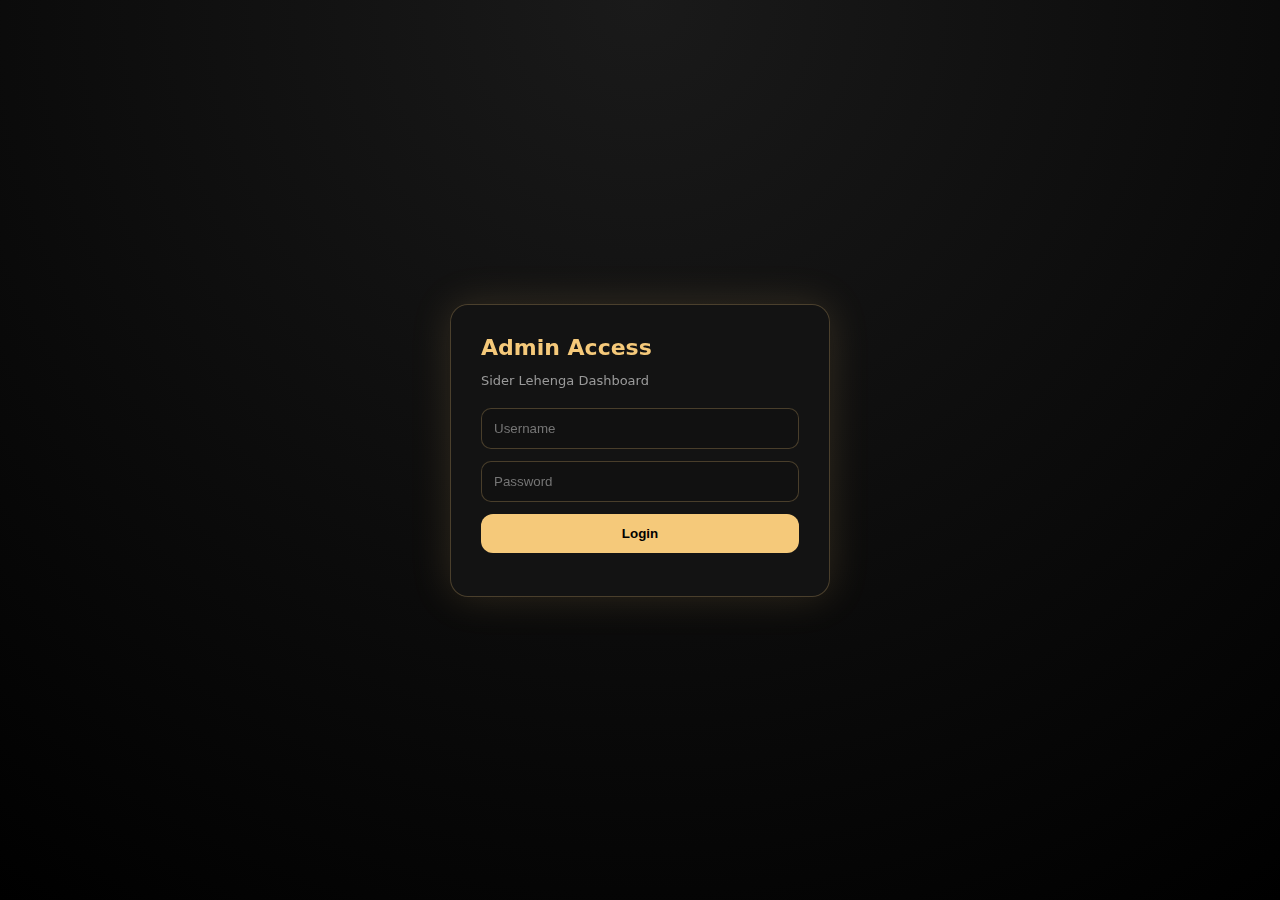
<file: admin/panel-auth-9x72.html>
<!DOCTYPE html>
<html lang="en">
<head>
<meta charset="UTF-8">
<title>Admin Login | Sider Lehenga</title>
<meta name="viewport" content="width=device-width, initial-scale=1.0">

<link rel="stylesheet" href="admin.css">

<script>
  /* Already logged in? → dashboard */
  if (localStorage.getItem("adminAuth") === "true") {
    location.href = "panel-dashboard-x2872.html";
  }
</script>
</head>

<body class="auth-body">

<div class="login-wrapper">

  <div class="login-card">
    <h1>Admin Access</h1>
    <p class="subtitle">Sider Lehenga Dashboard</p>

    <input id="username" placeholder="Username" autocomplete="off">
    <input id="password" type="password" placeholder="Password">

    <button onclick="login()">Login</button>

    <p id="error" class="error"></p>
  </div>

</div>

<script src="admin.js"></script>
</body>
</html>
</file>
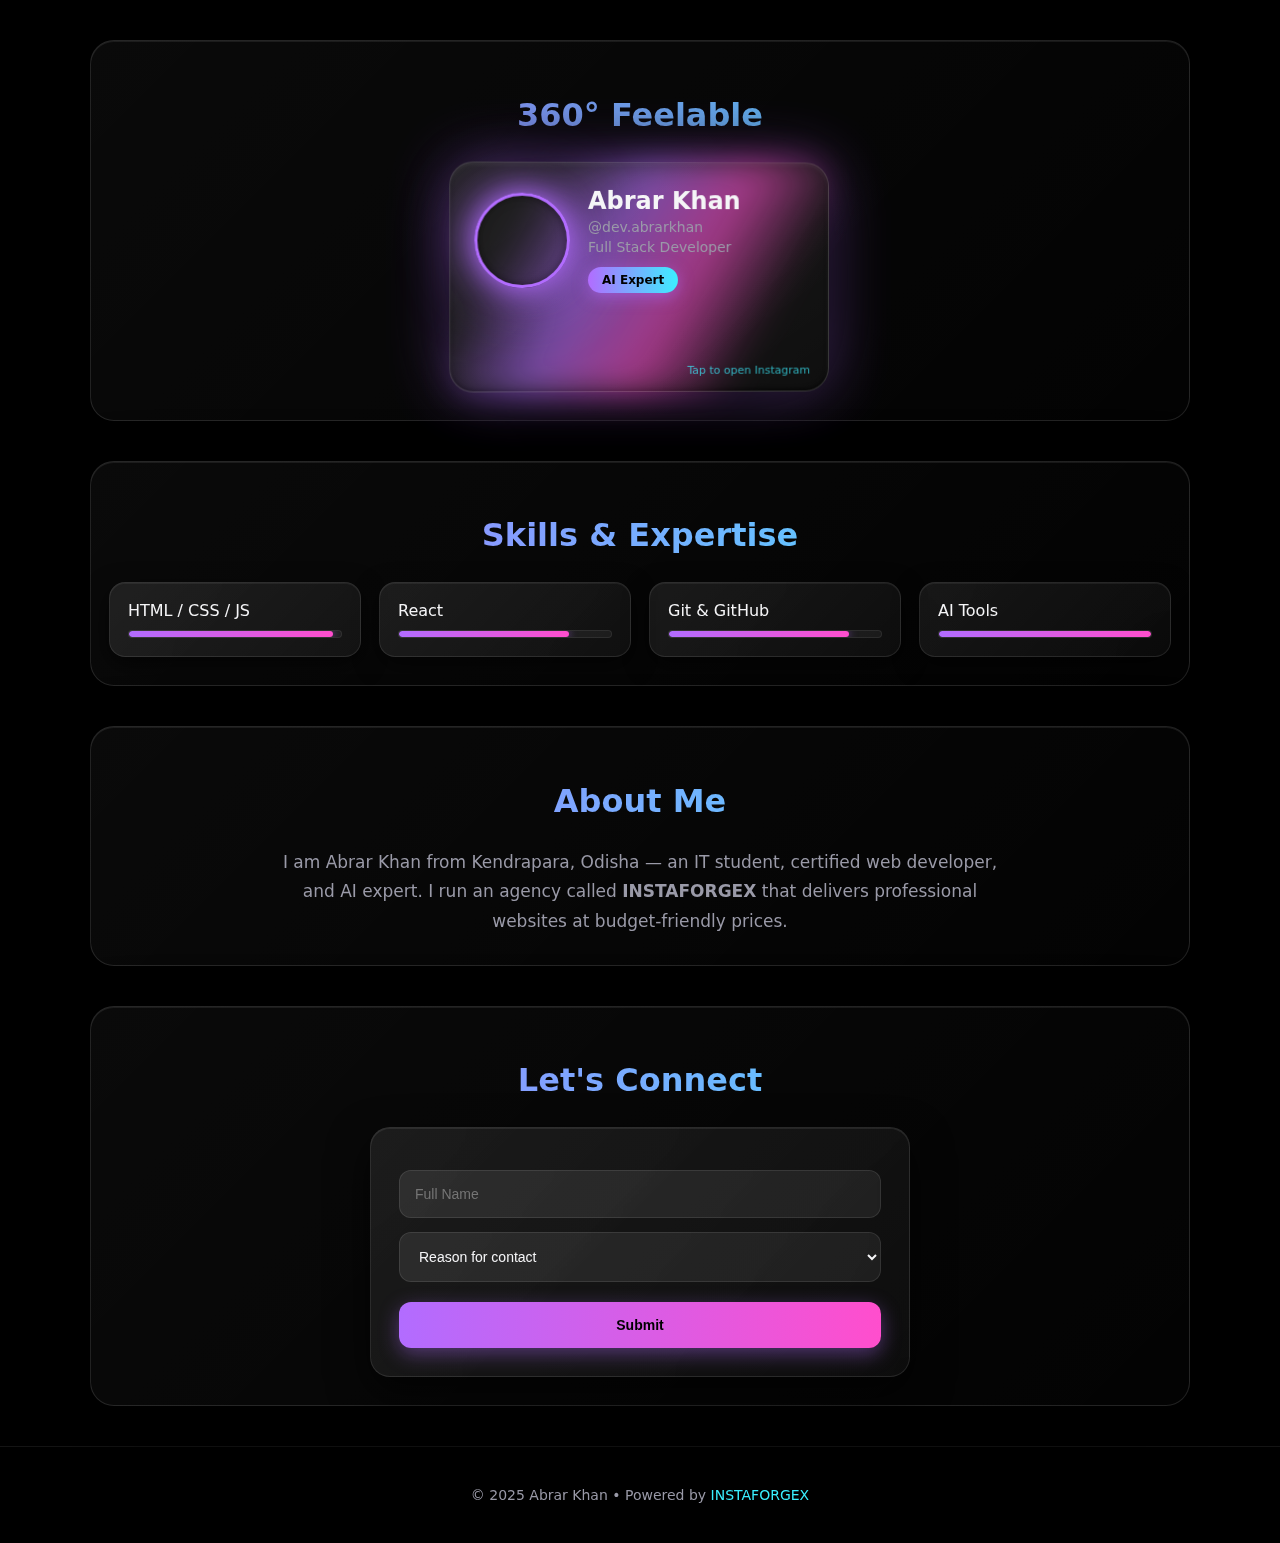
<file: public/about-developer.html>
<!DOCTYPE html>
<html lang="en">
<head>
<meta charset="UTF-8">
<title>About Developer | Abrar Khan</title>
<meta name="viewport" content="width=device-width, initial-scale=1.0">

<style>
  :root{
  /* ===== DEEP BLACK BACKGROUND ===== */
  --bg-main:#000000;
  --bg-deep:#000000;
  --bg-accent:#0a0a0a;

  /* ===== PREMIUM GLASS ===== */
  --glass-bg:rgba(255,255,255,0.03);
  --glass-border:rgba(255,255,255,0.12);
  --glass-shadow:rgba(0,0,0,0.8);

  /* ===== NEON COLORS ===== */
  --neon-purple:#b26cff;
  --neon-pink:#ff4ecd;
  --neon-cyan:#3befff;

  --text-main:#f5f5f7;
  --text-muted:#9a9aa8;
}

/* ================== GLOBAL ================== */
*{box-sizing:border-box}

html,body{
  margin:0;
  padding:0;
}

body{
  font-family:system-ui,-apple-system,Segoe UI,sans-serif;
  color:var(--text-main);
  background:#000000;
  overflow-x:hidden;
}

/* ================== 3D CARD BASE ================== */
.card-section{
  max-width:1100px;
  margin:40px auto;
  padding:28px 18px;
  background:
    linear-gradient(135deg,
      rgba(255,255,255,0.04),
      rgba(255,255,255,0.01)
    );
  border:1px solid var(--glass-border);
  border-radius:24px;
  backdrop-filter:blur(20px);
  box-shadow:
    0 20px 60px rgba(0,0,0,0.9),
    inset 0 1px 0 rgba(255,255,255,0.08),
    0 0 0 1px rgba(0,0,0,0.5);
  transform-style:preserve-3d;
  transition:all 0.4s cubic-bezier(0.23,1,0.32,1);
}

.card-section:hover{
  transform:translateY(-5px);
  box-shadow:
    0 30px 80px rgba(0,0,0,0.95),
    inset 0 1px 0 rgba(255,255,255,0.12),
    0 0 0 1px rgba(178,108,255,0.3);
}

/* ================== HERO CARD ================== */
.hero{
  min-height:78vh;
  padding:48px 18px;
  display:flex;
  flex-direction:column;
  justify-content:center;
  align-items:center;
  text-align:center;
}

.hero h1{
  font-size:clamp(42px,8vw,74px);
  font-weight:900;
  margin:0;
  background:linear-gradient(90deg,var(--neon-purple),var(--neon-pink));
  -webkit-background-clip:text;
  background-clip:text;
  color:transparent;
  letter-spacing:1px;
  filter:drop-shadow(0 0 40px rgba(178,108,255,0.5));
}

.hero p{
  margin-top:14px;
  font-size:18px;
  color:var(--text-muted);
  max-width:620px;
}

/* ================== PREMIUM 3D PROFILE CARD ================== */
.card-wrap{
  perspective:1400px;
  display:flex;
  justify-content:center;
}

.card3d{
  width:380px;
  height:230px;
  border-radius:24px;
  position:relative;
  transform-style:preserve-3d;
  cursor:grab;

  /* PREMIUM GLASS */
  background:
    linear-gradient(145deg,
      rgba(255,255,255,0.08),
      rgba(255,255,255,0.02)
    );

  border:1px solid rgba(255,255,255,0.15);

  /* ENHANCED DEPTH */
  box-shadow:
    0 50px 100px rgba(0,0,0,0.9),
    inset 0 2px 4px rgba(255,255,255,0.08),
    inset 0 -2px 4px rgba(0,0,0,0.6),
    0 0 0 1px rgba(0,0,0,0.8);

  transition:all .3s ease;
  backdrop-filter:blur(25px) saturate(180%);
}

.card3d:active{cursor:grabbing}

/* ===== PREMIUM NEON GLOW ===== */
.card3d::before{
  content:"";
  position:absolute;
  inset:-3px;
  border-radius:inherit;
  background:
    linear-gradient(120deg,
      transparent 20%,
      var(--neon-purple),
      var(--neon-pink),
      transparent 80%
    );
  filter:blur(16px);
  opacity:.6;
  animation:edgeGlow 4s linear infinite;
  pointer-events:none;
}

@keyframes edgeGlow{
  0%{opacity:.3}
  50%{opacity:.8}
  100%{opacity:.3}
}

/* ================== CARD CONTENT ================== */
.card-inner{
  position:relative;
  padding:24px;
  display:flex;
  gap:18px;
  align-items:center;
}

.avatar{
  width:95px;
  height:95px;
  border-radius:50%;
  background:url("https://i.ibb.co/ZRdBqYKp/Abrar-Avatar.jpg") center/cover no-repeat;
  border:3px solid var(--neon-purple);
  box-shadow:
    0 0 30px var(--neon-purple),
    0 0 70px rgba(178,108,255,.8),
    inset 0 0 10px rgba(0,0,0,0.5);
  flex-shrink:0;
}

.card-info h3{
  margin:0;
  font-size:24px;
  font-weight:800;
}

.card-info p{
  margin:4px 0;
  font-size:14px;
  color:var(--text-muted);
}

.badge{
  margin-top:8px;
  padding:6px 14px;
  font-size:12px;
  border-radius:999px;
  background:linear-gradient(90deg,var(--neon-purple),var(--neon-cyan));
  color:#000;
  font-weight:800;
  display:inline-block;
  box-shadow:0 4px 15px rgba(178,108,255,0.5);
}

.ig{
  position:absolute;
  right:18px;
  bottom:14px;
  font-size:11px;
  opacity:.7;
  color:var(--neon-cyan);
}

/* ================== SKILLS IN 3D CARD ================== */
.skills{
  display:grid;
  grid-template-columns:repeat(auto-fit,minmax(240px,1fr));
  gap:18px;
}

.skill{
  background:
    linear-gradient(135deg,
      rgba(255,255,255,0.06),
      rgba(255,255,255,0.02)
    );
  border:1px solid rgba(255,255,255,0.1);
  padding:18px;
  border-radius:16px;
  backdrop-filter:blur(15px);
  box-shadow:
    0 8px 24px rgba(0,0,0,0.6),
    inset 0 1px 0 rgba(255,255,255,0.06);
  transition:all 0.3s ease;
}

.skill:hover{
  transform:translateY(-3px);
  border-color:rgba(178,108,255,0.4);
  box-shadow:
    0 12px 32px rgba(0,0,0,0.8),
    0 0 20px rgba(178,108,255,0.3);
}

.bar{
  margin-top:10px;
  width:100%;
  height:8px;
  background:rgba(255,255,255,0.05);
  border-radius:999px;
  overflow:hidden;
  border:1px solid rgba(255,255,255,0.08);
}

.bar div{
  height:100%;
  width:0;
  background:linear-gradient(90deg,var(--neon-purple),var(--neon-pink));
  border-radius:999px;
  box-shadow:0 0 10px rgba(178,108,255,0.7);
  transition:width 1s cubic-bezier(0.23,1,0.32,1);
}

/* ================== ABOUT SECTION ================== */
.about{
  max-width:720px;
  margin:auto;
  text-align:center;
  font-size:17px;
  line-height:1.75;
  color:var(--text-muted);
}

/* ================== FORM IN 3D CARD ================== */
.form{
  max-width:540px;
  margin:auto;
  background:
    linear-gradient(135deg,
      rgba(255,255,255,0.05),
      rgba(255,255,255,0.02)
    );
  border:1px solid rgba(255,255,255,0.1);
  padding:28px;
  border-radius:20px;
  backdrop-filter:blur(20px);
  box-shadow:
    0 15px 40px rgba(0,0,0,0.7),
    inset 0 1px 0 rgba(255,255,255,0.08);
}

.form h3{
  margin:0 0 18px 0;
  font-size:22px;
  background:linear-gradient(90deg,var(--neon-purple),var(--neon-pink));
  -webkit-background-clip:text;
  background-clip:text;
  color:transparent;
}

input,select,button{
  width:100%;
  margin-top:14px;
  padding:15px;
  border-radius:12px;
  background:rgba(255,255,255,0.04);
  border:1px solid rgba(255,255,255,0.1);
  color:var(--text-main);
  font-size:14px;
  backdrop-filter:blur(10px);
  transition:all 0.3s ease;
}

input:focus,select:focus{
  outline:none;
  border-color:var(--neon-purple);
  background:rgba(255,255,255,0.06);
  box-shadow:0 0 15px rgba(178,108,255,0.3);
}

button{
  font-weight:800;
  background:linear-gradient(90deg,var(--neon-purple),var(--neon-pink));
  color:#000;
  border:none;
  cursor:pointer;
  margin-top:20px;
  box-shadow:0 6px 20px rgba(178,108,255,0.4);
}

button:hover{
  transform:translateY(-2px);
  box-shadow:0 8px 25px rgba(178,108,255,0.6);
}

/* ================== FOOTER ================== */
footer{
  padding:40px 18px;
  border-top:1px solid rgba(255,255,255,0.08);
  text-align:center;
  font-size:14px;
  color:var(--text-muted);
  background:rgba(0,0,0,0.5);
}

footer a{
  color:var(--neon-cyan);
  text-decoration:none;
  transition:color 0.3s ease;
}

footer a:hover{
  color:var(--neon-purple);
}

/* ================== FADE IN ================== */
.fade{
  opacity:0;
  transform:translateY(20px);
  transition:.6s cubic-bezier(0.23,1,0.32,1);
}
.fade.show{
  opacity:1;
  transform:none;
}

/* ================== SECTION HEADERS ================== */
.section-header{
  font-size:32px;
  font-weight:800;
  text-align:center;
  margin-bottom:28px;
  background:linear-gradient(90deg,var(--neon-purple),var(--neon-cyan));
  -webkit-background-clip:text;
  background-clip:text;
  color:transparent;
}
</style>
</head>

<body>



<!-- 3D PROFILE CARD -->
<section class="card-section fade">
   <h2 class="section-header">360° Feelable</h2>
  <div class="card-wrap">
    <div class="card3d" id="card">
      <div class="card-inner">
        <div class="avatar"></div>
        <div class="card-info">
          <h3>Abrar Khan</h3>
          <p>@dev.abrarkhan</p>
          <p>Full Stack Developer</p>
          <span class="badge">AI Expert</span>
        </div>
      </div>
      <div class="ig">Tap to open Instagram</div>
    </div>
  </div>
</section>

<!-- SKILLS -->
<section class="card-section fade">
  <h2 class="section-header">Skills & Expertise</h2>
  <div class="skills">
    <div class="skill"><span>HTML / CSS / JS</span><div class="bar"><div data-w="96%"></div></div></div>
    <div class="skill"><span>React</span><div class="bar"><div data-w="80%"></div></div></div>
    <div class="skill"><span>Git & GitHub</span><div class="bar"><div data-w="85%"></div></div></div>
    <div class="skill"><span>AI Tools</span><div class="bar"><div data-w="100%"></div></div></div>
  </div>
</section>

<!-- ABOUT -->
<section class="card-section fade">
  <h2 class="section-header">About Me</h2>
  <div class="about">
    I am Abrar Khan from Kendrapara, Odisha — an IT student, certified web developer,
    and AI expert. I run an agency called <strong>INSTAFORGEX</strong> that delivers
    professional websites at budget-friendly prices.
  </div>
</section>

<!-- FORM -->
<section class="card-section fade">
  <h2 class="section-header">Let's Connect</h2>
  <div class="form">
    <input type="text" placeholder="Full Name" required>
    <select id="reason">
      <option value="">Reason for contact</option>
      <option value="hire">Hire me as Web Developer</option>
      <option value="help">Need help with a project</option>
      <option value="connect">Just want to connect</option>
    </select>
    <button onclick="handleSubmit()">Submit</button>
  </div>
</section>

<footer>
  © 2025 Abrar Khan • Powered by <a href="https://devabrarkhan.github.io/instaforgex/" target="_blank">INSTAFORGEX</a>
</footer>

<script>
/* ======================================================
   ABOUT DEVELOPER – PREMIUM 3D CARDS VERSION
   Author: Abrar Khan
====================================================== */

/* ========== FADE IN ON LOAD ========== */
document.querySelectorAll(".fade").forEach((el, i) => {
  setTimeout(() => el.classList.add("show"), 150 * i);
});

/* ========== SKILL PROGRESS ANIMATION ========== */
document.querySelectorAll(".bar div").forEach(bar => {
  const width = bar.getAttribute("data-w");
  setTimeout(() => {
    bar.style.width = width;
  }, 800);
});

/* ========== 3D CARD LOGIC ========== */
const card = document.getElementById("card");

let rotX = 0;
let rotY = 0;
let velX = 0;
let velY = 0;
let isDragging = false;
let lastX = 0;
let lastY = 0;
let autoRotate = true;

/* ========== PREMIUM SOUND ========== */
const touchSound = new Audio(
  "https://cdn.pixabay.com/download/audio/2022/03/15/audio_8c1d7d6d2f.mp3?filename=click-124467.mp3"
);
touchSound.volume = 0.12;

/* ========== AUTO ROTATION LOOP ========== */
function animateCard() {
  if (!isDragging && autoRotate) {
    rotY += 0.12;
  }

  rotX += velX;
  rotY += velY;

  velX *= 0.92;
  velY *= 0.92;

  card.style.transform = `
    rotateX(${rotX}deg)
    rotateY(${rotY}deg)
  `;

  updateShadow();
  requestAnimationFrame(animateCard);
}
animateCard();

/* ========== DYNAMIC SHADOW ========== */
function updateShadow() {
  const shadowX = rotY * 0.6;
  const shadowY = rotX * 0.6;

  card.style.boxShadow = `
    ${-shadowX}px ${shadowY}px 100px rgba(0,0,0,.9),
    0 0 60px rgba(178,108,255,.5),
    inset 0 2px 4px rgba(255,255,255,.08),
    inset 0 -2px 4px rgba(0,0,0,.6)
  `;
}

/* ========== MOUSE EVENTS ========== */
card.addEventListener("mousedown", e => {
  isDragging = true;
  autoRotate = false;
  lastX = e.clientX;
  lastY = e.clientY;
  touchSound.play().catch(()=>{});
});

window.addEventListener("mouseup", () => {
  isDragging = false;
  autoRotate = true;
});

window.addEventListener("mousemove", e => {
  if (!isDragging) return;

  const dx = e.clientX - lastX;
  const dy = e.clientY - lastY;

  rotY += dx * 0.45;
  rotX -= dy * 0.45;

  velY = dx * 0.06;
  velX = -dy * 0.06;

  lastX = e.clientX;
  lastY = e.clientY;
});

/* ========== TOUCH EVENTS ========== */
card.addEventListener("touchstart", e => {
  autoRotate = false;
  isDragging = true;
  lastX = e.touches[0].clientX;
  lastY = e.touches[0].clientY;
  touchSound.play().catch(()=>{});
}, { passive:true });

card.addEventListener("touchmove", e => {
  if (!isDragging) return;

  const x = e.touches[0].clientX;
  const y = e.touches[0].clientY;

  const dx = x - lastX;
  const dy = y - lastY;

  rotY += dx * 0.5;
  rotX -= dy * 0.5;

  velY = dx * 0.07;
  velX = -dy * 0.07;

  lastX = x;
  lastY = y;
}, { passive:true });

card.addEventListener("touchend", () => {
  isDragging = false;
  autoRotate = true;
});

/* ========== INSTAGRAM DEEP LINK ========== */
card.addEventListener("click", () => {
  const url = /Android|iPhone|iPad/i.test(navigator.userAgent)
    ? "instagram://user?username=dev.abrarkhan"
    : "https://www.instagram.com/dev.abrarkhan";
  window.location.href = url;
});

/* ========== FORM SUBMIT LOGIC ========== */
function handleSubmit() {
  const reason = document.getElementById("reason").value;

  if (!reason) {
    alert("Please select a reason");
    return;
  }

  if (reason === "hire") {
    window.location.href = "https://forms.gle/dM9BNvkm6x8PBTVq9";
  }
  if (reason === "help") {
    window.location.href = "https://wa.me/919583075623?text=Hello%20Abrar%2C%20I%20want%20a%20website.%20%F0%9F%99%8C%F0%9F%8F%BB%E2%9C%A8";
  }
  if (reason === "connect") {
    window.location.href = "https://www.instagram.com/dev.abrarkhan";
  }
}
</script>

</body>
</html>
</file>
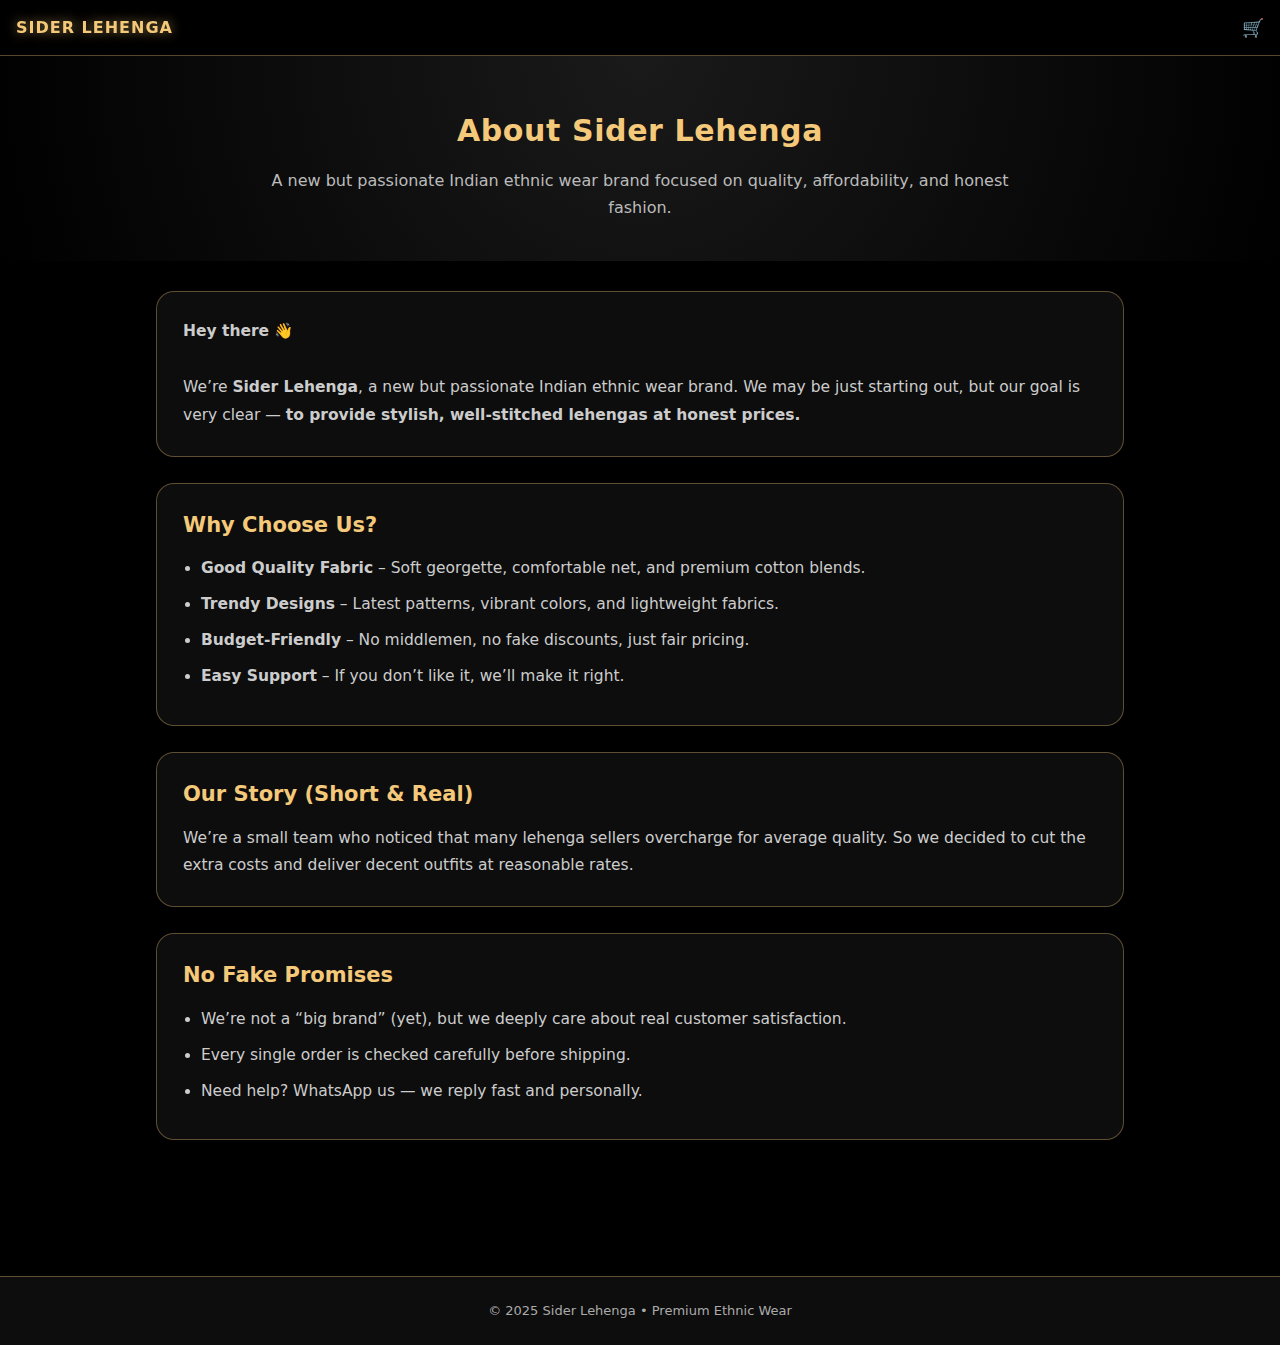
<file: public/about.html>
<!DOCTYPE html>
<html lang="en">
<head>
<meta charset="UTF-8">
<title>About Us | Sider Lehenga</title>
<meta name="viewport" content="width=device-width, initial-scale=1.0">
<link rel="stylesheet" href="css/style.css">

<style>
/* ===== PREMIUM ABOUT PAGE ===== */
body{
  background:#000 !important;
  color:#f5f5f5 !important;
}

.about-hero{
  padding:52px 20px 40px;
  text-align:center;
  background:radial-gradient(circle at top,#1a1a1a,#000);
}

.about-hero h1{
  color:#f5c97a;
  font-size:30px;
  letter-spacing:.6px;
  animation:fadeUp .7s ease;
}

.about-hero p{
  max-width:760px;
  margin:14px auto 0;
  color:#bbb;
  font-size:16px;
  line-height:1.7;
  animation:fadeUp .95s ease;
}

.about-container{
  max-width:1000px;
  margin:auto;
  padding:30px 16px 70px;
}

.about-box{
  background:#0d0d0d;
  border:1px solid rgba(245,201,122,.35);
  border-radius:18px;
  padding:26px;
  margin-bottom:26px;
  animation:fadeUp .6s ease;
}

.about-box h2{
  color:#f5c97a;
  margin-bottom:14px;
  font-size:21px;
}

.about-box p,
.about-box li{
  color:#ccc;
  font-size:15.5px;
  line-height:1.8;
}

.about-box ul{
  padding-left:18px;
}

.about-box li{
  margin-bottom:8px;
}

@keyframes fadeUp{
  from{
    opacity:0;
    transform:translateY(16px);
  }
  to{
    opacity:1;
    transform:none;
  }
}
</style>
</head>

<body>

<!-- ===== HEADER ===== -->
<header class="header">
  <div class="logo" onclick="location.href='index.html'">SIDER LEHENGA</div>
  <div class="cart" onclick="location.href='cart.html'">🛒</div>
</header>

<!-- ===== HERO ===== -->
<section class="about-hero">
  <h1>About Sider Lehenga</h1>
  <p>
    A new but passionate Indian ethnic wear brand focused on quality,
    affordability, and honest fashion.
  </p>
</section>

<!-- ===== CONTENT ===== -->
<main class="about-container">

  <!-- INTRO -->
  <div class="about-box">
    <p>
      <strong>Hey there 👋</strong><br><br>
      We’re <strong>Sider Lehenga</strong>, a new but passionate Indian ethnic wear brand.
      We may be just starting out, but our goal is very clear —
      <strong>to provide stylish, well-stitched lehengas at honest prices.</strong>
    </p>
  </div>

  <!-- WHY CHOOSE US -->
  <div class="about-box">
    <h2>Why Choose Us?</h2>
    <ul>
      <li><strong>Good Quality Fabric</strong> – Soft georgette, comfortable net, and premium cotton blends.</li>
      <li><strong>Trendy Designs</strong> – Latest patterns, vibrant colors, and lightweight fabrics.</li>
      <li><strong>Budget-Friendly</strong> – No middlemen, no fake discounts, just fair pricing.</li>
      <li><strong>Easy Support</strong> – If you don’t like it, we’ll make it right.</li>
    </ul>
  </div>

  <!-- OUR STORY -->
  <div class="about-box">
    <h2>Our Story (Short & Real)</h2>
    <p>
      We’re a small team who noticed that many lehenga sellers overcharge
      for average quality. So we decided to cut the extra costs and
      deliver decent outfits at reasonable rates.
    </p>
  </div>

  <!-- NO FAKE PROMISES -->
  <div class="about-box">
    <h2>No Fake Promises</h2>
    <ul>
      <li>We’re not a “big brand” (yet), but we deeply care about real customer satisfaction.</li>
      <li>Every single order is checked carefully before shipping.</li>
      <li>Need help? WhatsApp us — we reply fast and personally.</li>
    </ul>
  </div>

</main>

<!-- ===== FOOTER ===== -->
<footer class="footer">
  © 2025 Sider Lehenga • Premium Ethnic Wear
</footer>

</body>
</html>
</file>
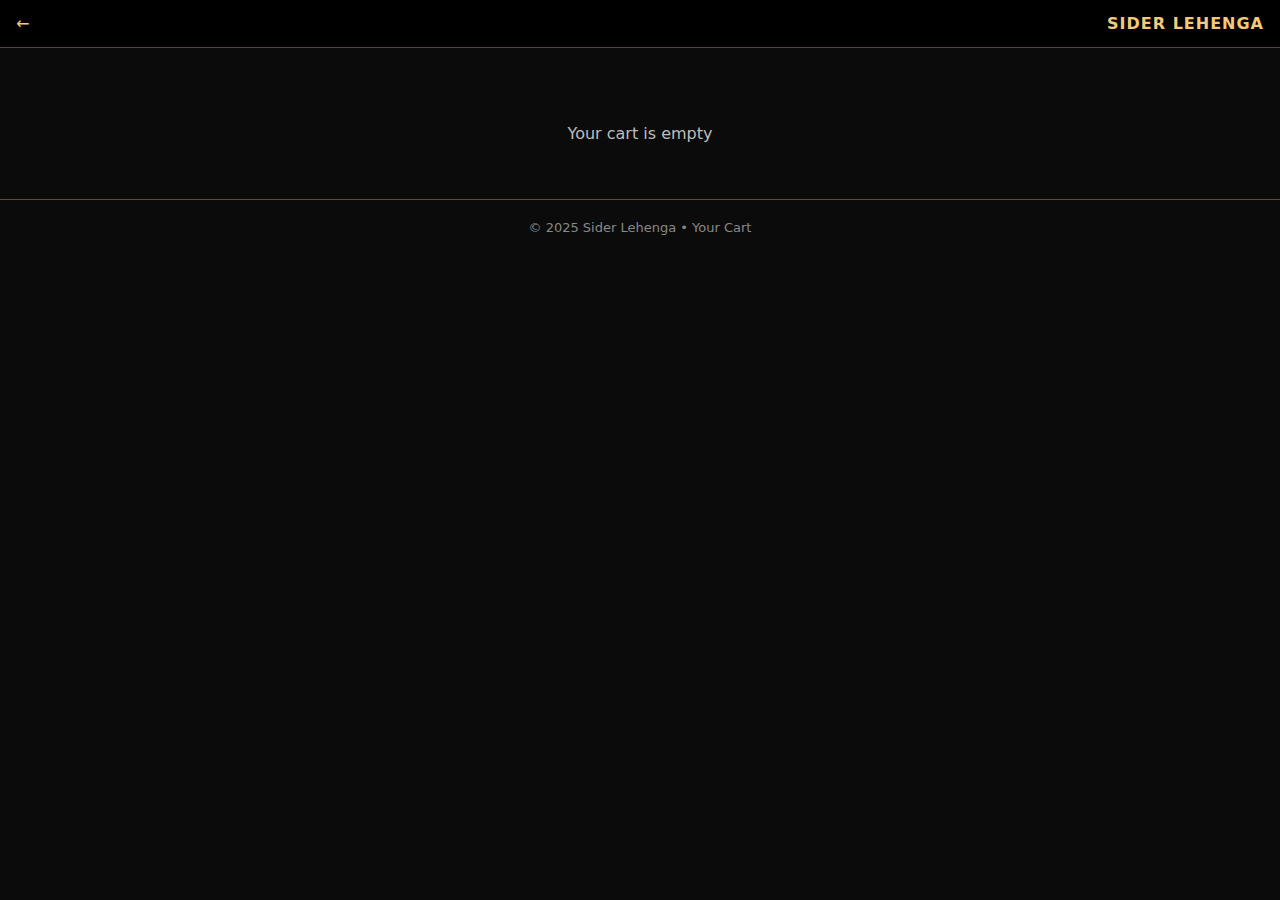
<file: public/cart.html>
<!DOCTYPE html>
<html lang="en">
<head>
<meta charset="UTF-8">
<title>Cart | Sider Lehenga</title>
<meta name="viewport" content="width=device-width, initial-scale=1.0">

<style>
:root{
  --bg:#0b0b0b;
  --card:#111;
  --soft:#181818;
  --gold:#f5c97a;
  --gold-soft:rgba(245,201,122,.35);
  --text:#f5f5f5;
  --muted:#bdbdbd;
}

*{box-sizing:border-box}

body{
  margin:0;
  font-family:system-ui,sans-serif;
  background:var(--bg);
  color:var(--text);
}

/* ===== HEADER ===== */
header{
  position:sticky;
  top:0;
  z-index:10;
  background:#000;
  padding:14px 16px;
  border-bottom:1px solid var(--gold-soft);
  display:flex;
  justify-content:space-between;
  align-items:center;
}

.logo{
  font-weight:800;
  letter-spacing:1px;
  color:var(--gold);
  cursor:pointer;
}

.back{
  cursor:pointer;
  color:var(--gold);
}

/* ===== LAYOUT ===== */
.container{
  max-width:480px;
  margin:auto;
  padding:16px;
}

/* ===== CART ITEM ===== */
.item{
  background:var(--card);
  border:1px solid var(--gold-soft);
  border-radius:14px;
  padding:12px;
  margin-bottom:14px;
  display:flex;
  gap:12px;
}

.item img{
  width:90px;
  height:120px;
  object-fit:cover;
  border-radius:10px;
}

.item-info{
  flex:1;
}

.item-title{
  font-size:14px;
  line-height:1.4;
  margin-bottom:6px;
}

.item-price{
  color:var(--gold);
  font-weight:700;
  margin-bottom:8px;
}

/* ===== QTY ===== */
.qty{
  display:flex;
  align-items:center;
  gap:10px;
}

.qty button{
  width:28px;
  height:28px;
  border-radius:6px;
  border:1px solid var(--gold-soft);
  background:transparent;
  color:var(--gold);
  font-size:16px;
  cursor:pointer;
}

.remove{
  font-size:12px;
  color:#ff6b6b;
  margin-top:6px;
  cursor:pointer;
}

/* ===== TOTAL ===== */
.total-box{
  background:var(--card);
  border:1px solid var(--gold-soft);
  border-radius:14px;
  padding:16px;
  margin-top:20px;
}

.row{
  display:flex;
  justify-content:space-between;
  margin-bottom:10px;
  font-size:14px;
}

.total{
  font-size:18px;
  font-weight:800;
  color:var(--gold);
}

/* ===== BUTTON ===== */
.checkout-btn{
  width:100%;
  padding:16px;
  border-radius:14px;
  font-size:16px;
  font-weight:800;
  background:var(--gold);
  color:#000;
  border:none;
  cursor:pointer;
  margin-top:16px;
}

.checkout-btn:active{
  transform:scale(.98);
}

/* ===== EMPTY ===== */
.empty{
  text-align:center;
  margin-top:60px;
  color:var(--muted);
}

/* ===== FOOTER ===== */
footer{
  text-align:center;
  padding:20px;
  font-size:13px;
  color:#888;
  border-top:1px solid var(--gold-soft);
  margin-top:40px;
}
</style>
</head>

<body>

<header>
  <div class="back" onclick="history.back()">←</div>
  <div class="logo" onclick="location.href='index.html'">SIDER LEHENGA</div>
</header>

<main class="container">

  <div id="cartWrap"></div>

  <div id="totalBox" class="total-box" style="display:none;">
    <div class="row">
      <span>Total</span>
      <span id="totalPrice">₹0</span>
    </div>
    <button class="checkout-btn" onclick="goCheckout()">PROCEED TO CHECKOUT</button>
  </div>

</main>

<footer>
  © 2025 Sider Lehenga • Your Cart
</footer>

<script>
let cart = JSON.parse(localStorage.getItem("cart") || "[]");

const wrap = document.getElementById("cartWrap");
const totalBox = document.getElementById("totalBox");
const totalPrice = document.getElementById("totalPrice");

function renderCart(){
  wrap.innerHTML = "";
  let total = 0;

  if(cart.length === 0){
    wrap.innerHTML = `<div class="empty">Your cart is empty</div>`;
    totalBox.style.display = "none";
    return;
  }

  cart.forEach((item, index)=>{
    const qty = item.qty || 1;
    total += item.price * qty;

    const div = document.createElement("div");
    div.className = "item";
    div.innerHTML = `
      <img src="${item.image}">
      <div class="item-info">
        <div class="item-title">${item.title}</div>
        <div class="item-price">₹${item.price}</div>

        <div class="qty">
          <button onclick="changeQty(${index}, -1)">−</button>
          <span>${qty}</span>
          <button onclick="changeQty(${index}, 1)">+</button>
        </div>

        <div class="remove" onclick="removeItem(${index})">Remove</div>
      </div>
    `;
    wrap.appendChild(div);
  });

  totalPrice.innerText = "₹" + total;
  totalBox.style.display = "block";
}

function changeQty(index, diff){
  cart[index].qty = (cart[index].qty || 1) + diff;
  if(cart[index].qty <= 0) cart[index].qty = 1;
  save();
}

function removeItem(index){
  cart.splice(index,1);
  save();
}

function save(){
  localStorage.setItem("cart", JSON.stringify(cart));
  renderCart();
}

function goCheckout(){
  location.href = "checkout.html";
}

renderCart();
</script>

</body>
</html>
</file>
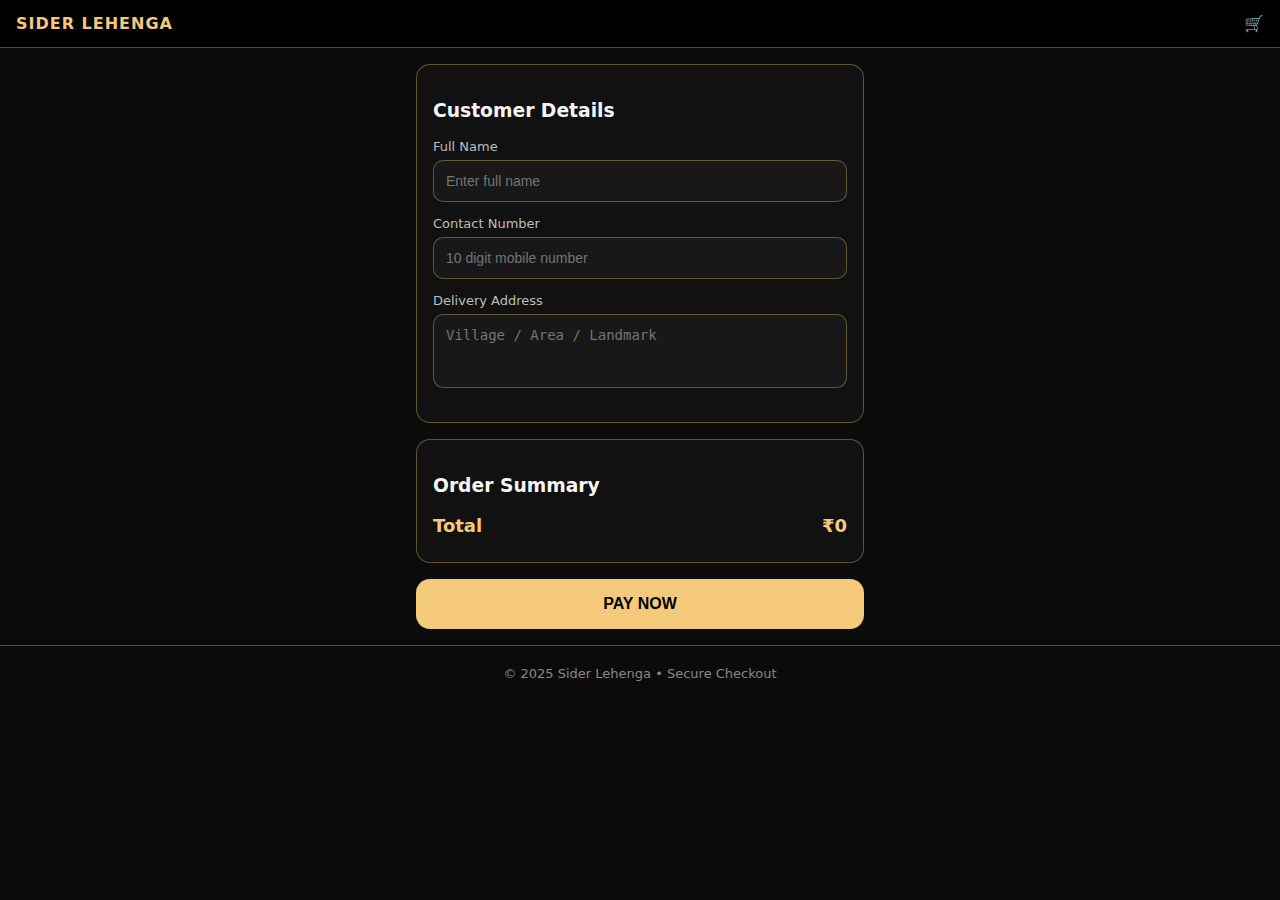
<file: public/checkout.html>
<!DOCTYPE html>
<html lang="en">
<head>
<meta charset="UTF-8">
<title>Checkout | Sider Lehenga</title>
<meta name="viewport" content="width=device-width, initial-scale=1.0">

<!-- Razorpay Checkout JS -->
<script src="https://checkout.razorpay.com/v1/checkout.js"></script>

<style>
:root{
  --bg:#0b0b0b;
  --card:#111;
  --soft:#181818;
  --gold:#f5c97a;
  --gold-soft:rgba(245,201,122,.35);
  --text:#f5f5f5;
  --muted:#bdbdbd;
}

*{box-sizing:border-box}

body{
  margin:0;
  font-family:system-ui,sans-serif;
  background:var(--bg);
  color:var(--text);
}

/* ===== HEADER ===== */
header{
  position:sticky;
  top:0;
  z-index:10;
  background:#000;
  padding:14px 16px;
  border-bottom:1px solid var(--gold-soft);
  display:flex;
  justify-content:space-between;
  align-items:center;
}

.logo{
  font-weight:800;
  letter-spacing:1px;
  color:var(--gold);
  cursor:pointer;
}

.cart{
  cursor:pointer;
}

/* ===== LAYOUT ===== */
.container{
  max-width:480px;
  margin:auto;
  padding:16px;
}

/* ===== CARD ===== */
.card{
  background:var(--card);
  border:1px solid var(--gold-soft);
  border-radius:14px;
  padding:16px;
  margin-bottom:16px;
}

/* ===== FORM ===== */
label{
  font-size:13px;
  color:var(--muted);
  display:block;
  margin-bottom:6px;
}

input,textarea{
  width:100%;
  padding:12px;
  border-radius:10px;
  background:var(--soft);
  border:1px solid var(--gold-soft);
  color:var(--text);
  margin-bottom:14px;
  font-size:14px;
}

textarea{resize:none}

/* ===== ORDER SUMMARY ===== */
.summary-row{
  display:flex;
  justify-content:space-between;
  font-size:14px;
  margin-bottom:10px;
}

.total{
  font-size:18px;
  font-weight:700;
  color:var(--gold);
}

/* ===== BUTTON ===== */
.pay-btn{
  width:100%;
  padding:16px;
  border-radius:14px;
  font-size:16px;
  font-weight:800;
  background:var(--gold);
  color:#000;
  border:none;
  cursor:pointer;
}

.pay-btn:active{
  transform:scale(.98);
}

/* ===== FOOTER ===== */
footer{
  text-align:center;
  padding:20px;
  font-size:13px;
  color:#888;
  border-top:1px solid var(--gold-soft);
}
</style>
</head>

<body>

<header>
  <div class="logo" onclick="location.href='index.html'">SIDER LEHENGA</div>
  <div class="cart" onclick="location.href='cart.html'">🛒</div>
</header>

<main class="container">

  <!-- CUSTOMER DETAILS -->
  <div class="card">
    <h3>Customer Details</h3>

    <label>Full Name</label>
    <input id="name" placeholder="Enter full name">

    <label>Contact Number</label>
    <input id="phone" placeholder="10 digit mobile number">

    <label>Delivery Address</label>
    <textarea id="address" rows="3" placeholder="Village / Area / Landmark"></textarea>
  </div>

  <!-- ORDER SUMMARY -->
  <div class="card">
    <h3>Order Summary</h3>
    <div id="summary"></div>
    <div class="summary-row total">
      <span>Total</span>
      <span id="totalPrice">₹0</span>
    </div>
  </div>

  <!-- PAY BUTTON -->
  <button class="pay-btn" onclick="payNow()">PAY NOW</button>

</main>

<footer>
  © 2025 Sider Lehenga • Secure Checkout
</footer>

<script>
let cart = JSON.parse(localStorage.getItem("cart") || "[]");
let totalAmount = 0;

/* ===== LOAD SUMMARY ===== */
function loadSummary(){
  const wrap = document.getElementById("summary");
  wrap.innerHTML = "";
  totalAmount = 0;

  cart.forEach(item=>{
    totalAmount += item.price * (item.qty || 1);

    const row = document.createElement("div");
    row.className = "summary-row";
    row.innerHTML = `
      <span>${item.title}</span>
      <span>₹${item.price}</span>
    `;
    wrap.appendChild(row);
  });

  document.getElementById("totalPrice").innerText = "₹" + totalAmount;
}

loadSummary();

/* ===== PAY NOW ===== */
async function payNow(){
  const name = document.getElementById("name").value.trim();
  const phone = document.getElementById("phone").value.trim();
  const address = document.getElementById("address").value.trim();

  if(!name || !phone || !address){
    alert("Please fill all details");
    return;
  }

  /* ---- BACKEND ORDER CREATE (LAPTOP PHASE) ---- */
  const orderRes = await fetch("/api/create-order", {
    method:"POST",
    headers:{ "Content-Type":"application/json" },
    body: JSON.stringify({ amount: totalAmount })
  });

  const order = await orderRes.json();

  const options = {
    key: "rzp_live_Ruvu1unwMkK27t", // SAFE PLACEHOLDER
    amount: order.amount,
    currency: "INR",
    name: "Sider Lehenga",
    description: "Order Payment",
    order_id: order.id,
    handler: function (response) {
      verifyPayment(response);
    },
    prefill:{
      name,
      contact: phone
    },
    theme:{
      color:"#f5c97a"
    }
  };

  const rzp = new Razorpay(options);
  rzp.open();
}

/* ===== VERIFY PAYMENT ===== */
async function verifyPayment(data){
  const res = await fetch("/api/verify-payment", {
    method:"POST",
    headers:{ "Content-Type":"application/json" },
    body: JSON.stringify(data)
  });

  const result = await res.json();

  if(result.success){
    localStorage.removeItem("cart");
    alert("Payment Successful ✅");
    location.href = "index.html";
  }else{
    alert("Payment verification failed ❌");
  }
}
</script>

</body>
</html>
</file>
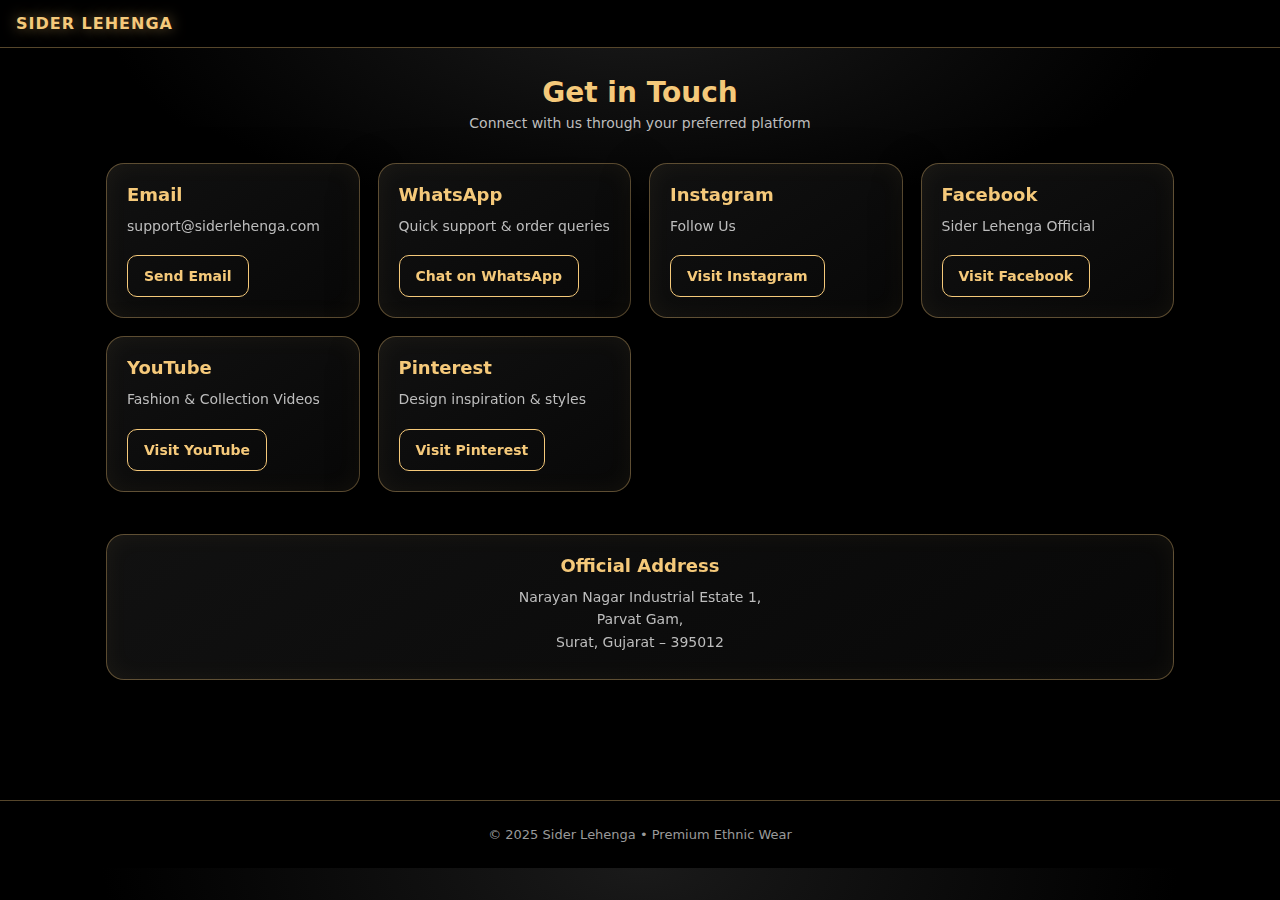
<file: public/contact.html>
<!DOCTYPE html>
<html lang="en">
<head>
<meta charset="UTF-8">
<title>Contact Us | Sider Lehenga</title>
<meta name="viewport" content="width=device-width, initial-scale=1.0">

<style>
:root{
  --bg:#0b0b0b;
  --card:#121212;
  --gold:#f5c97a;
  --gold-soft:rgba(245,201,122,.35);
  --gold-glow:rgba(245,201,122,.55);
  --text:#f5f5f5;
  --muted:#bdbdbd;
}

*{box-sizing:border-box}

body{
  margin:0;
  font-family:system-ui,-apple-system,Segoe UI,sans-serif;
  background:
    radial-gradient(60% 40% at top, #1a1a1a, #000 70%);
  color:var(--text);
}

/* HEADER */
header{
  position:sticky;
  top:0;
  z-index:10;
  background:#000;
  padding:14px 16px;
  border-bottom:1px solid var(--gold-soft);
  display:flex;
  align-items:center;
}

.logo{
  font-weight:800;
  letter-spacing:1px;
  color:var(--gold);
  text-shadow:0 0 14px var(--gold-glow);
  cursor:pointer;
}

/* LAYOUT */
.container{
  max-width:1100px;
  margin:auto;
  padding:28px 16px 60px;
}

/* HERO */
.hero{
  text-align:center;
  margin-bottom:32px;
}

.hero h1{
  font-size:28px;
  margin:0 0 6px;
  color:var(--gold);
}

.hero p{
  margin:0;
  font-size:14px;
  color:var(--muted);
}

/* GRID */
.grid{
  display:grid;
  grid-template-columns:repeat(auto-fit,minmax(250px,1fr));
  gap:18px;
}

/* CARD */
.card{
  background:
    linear-gradient(145deg, rgba(18,18,18,.95), rgba(8,8,8,.95));
  border:1px solid var(--gold-soft);
  border-radius:18px;
  padding:20px;
  backdrop-filter:blur(14px);
  box-shadow:
    0 18px 45px rgba(0,0,0,.8),
    inset 0 0 25px rgba(255,215,120,.05);
  transition:.3s ease;
}

.card:hover{
  transform:translateY(-6px);
  box-shadow:
    0 28px 65px rgba(0,0,0,.9),
    0 0 22px rgba(245,201,122,.25);
}

.card h2{
  margin:0 0 10px;
  font-size:18px;
  color:var(--gold);
}

.card p{
  margin:6px 0;
  font-size:14px;
  color:var(--muted);
  line-height:1.6;
}

.card a{
  display:inline-block;
  margin-top:12px;
  padding:12px 16px;
  border-radius:10px;
  font-weight:700;
  font-size:14px;
  text-decoration:none;
  border:1px solid var(--gold);
  color:var(--gold);
  transition:.25s;
}

.card a:hover{
  background:var(--gold);
  color:#000;
  box-shadow:0 0 20px rgba(245,201,122,.5);
}

/* ADDRESS SECTION */
.address{
  margin-top:42px;
}

.address .card{
  text-align:center;
}

/* FOOTER */
footer{
  margin-top:60px;
  padding:26px 16px;
  border-top:1px solid var(--gold-soft);
  text-align:center;
  font-size:13px;
  color:#9a9a9a;
}
</style>
</head>

<body>

<header>
  <div class="logo" onclick="location.href='index.html'">SIDER LEHENGA</div>
</header>

<main class="container">

  <!-- HERO -->
  <section class="hero">
    <h1>Get in Touch</h1>
    <p>Connect with us through your preferred platform</p>
  </section>

  <!-- CONTACT GRID -->
  <section class="grid">

    <div class="card">
      <h2>Email</h2>
      <p>support@siderlehenga.com</p>
      <a href="mailto:satyamlaxman611@gmail.com">Send Email</a>
    </div>

    <div class="card">
      <h2>WhatsApp</h2>
      <p>Quick support & order queries</p>
      <a href="https://wa.me/917359978388" target="_blank">Chat on WhatsApp</a>
    </div>

    <div class="card">
      <h2>Instagram</h2>
      <p>Follow Us </p>
      <a href="https://www.instagram.com/_sider_lehenga_?igsh=YjRvYzJpc3RiMGZx" target="_blank">
        Visit Instagram
      </a>
    </div>

    <div class="card">
      <h2>Facebook</h2>
      <p>Sider Lehenga Official</p>
      <a href="https://www.facebook.com/share/16qMTJgZte/" target="_blank">
        Visit Facebook
      </a>
    </div>

    <div class="card">
      <h2>YouTube</h2>
      <p>Fashion & Collection Videos</p>
      <a href="https://youtube.com/@siderlehenga?si=Rpx66PR_jDIwWWwY" target="_blank">
        Visit YouTube
      </a>
    </div>

    <div class="card">
      <h2>Pinterest</h2>
      <p>Design inspiration & styles</p>
      <a href="https://pin.it/5F7y0LVf3" target="_blank">
        Visit Pinterest
      </a>
    </div>

  </section>

  <!-- ADDRESS -->
  <section class="address">
    <div class="card">
      <h2>Official Address</h2>
      <p>
        Narayan Nagar Industrial Estate 1,<br>
        Parvat Gam,<br>
        Surat, Gujarat – 395012
      </p>
    </div>
  </section>

</main>

<footer>
  © 2025 Sider Lehenga • Premium Ethnic Wear
</footer>

</body>
</html>
</file>
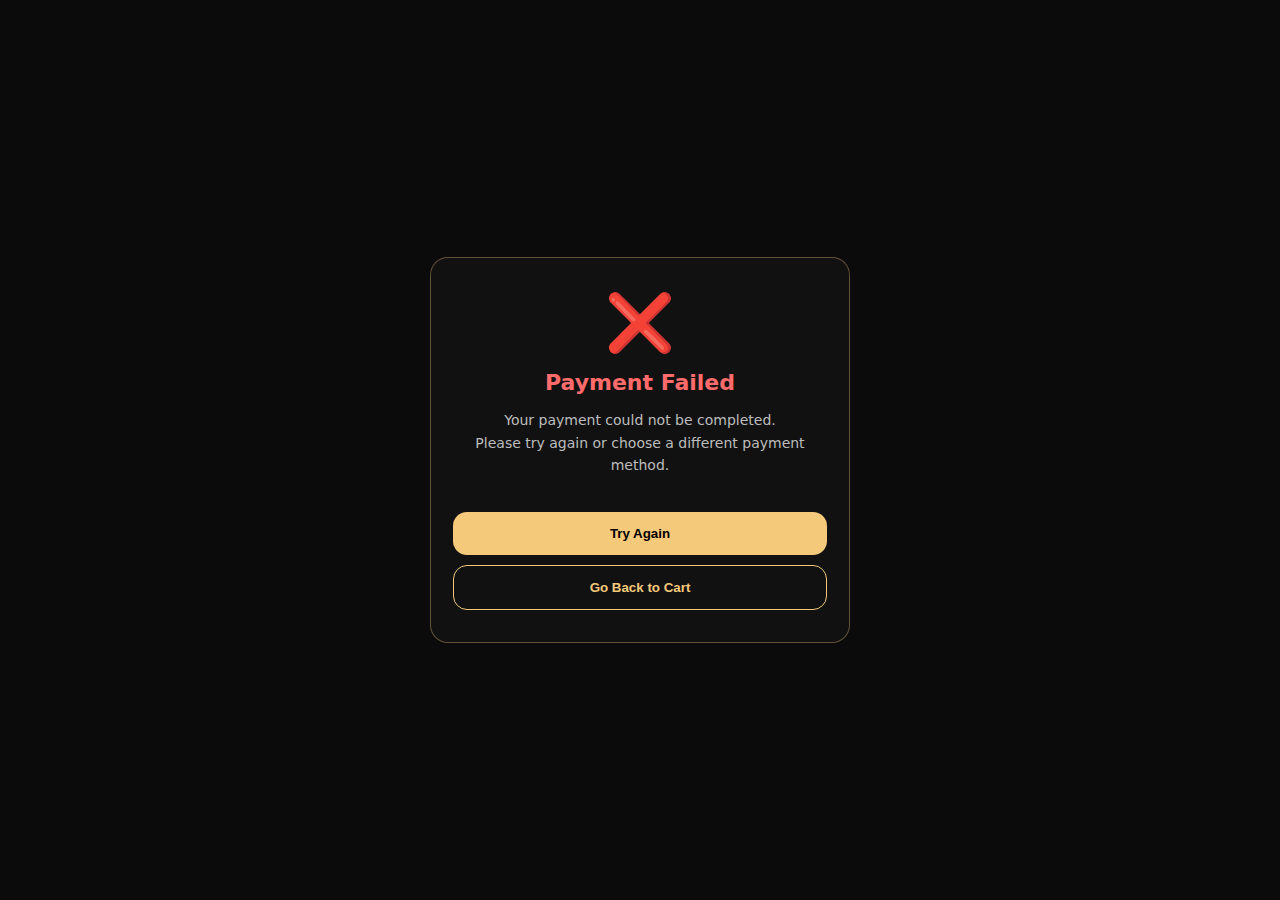
<file: public/failed.html>
<!DOCTYPE html>
<html lang="en">
<head>
<meta charset="UTF-8">
<title>Payment Failed | Sider Lehenga</title>
<meta name="viewport" content="width=device-width, initial-scale=1.0">

<style>
:root{
  --bg:#0b0b0b;
  --card:#111;
  --gold:#f5c97a;
  --gold-soft:rgba(245,201,122,.35);
  --text:#f5f5f5;
  --muted:#bdbdbd;
  --danger:#ff6b6b;
}

*{box-sizing:border-box}

body{
  margin:0;
  min-height:100vh;
  display:flex;
  align-items:center;
  justify-content:center;
  background:var(--bg);
  font-family:system-ui,sans-serif;
  color:var(--text);
}

.card{
  background:var(--card);
  border:1px solid var(--gold-soft);
  border-radius:18px;
  padding:32px 22px;
  text-align:center;
  max-width:420px;
  width:90%;
}

.icon{
  font-size:56px;
  margin-bottom:12px;
}

h1{
  font-size:22px;
  color:var(--danger);
  margin-bottom:10px;
}

p{
  font-size:14px;
  color:var(--muted);
  line-height:1.6;
}

.btn{
  margin-top:22px;
  padding:14px;
  width:100%;
  border-radius:14px;
  background:var(--gold);
  color:#000;
  font-weight:800;
  border:none;
  cursor:pointer;
}

.secondary{
  margin-top:10px;
  background:transparent;
  color:var(--gold);
  border:1px solid var(--gold);
}
</style>
</head>

<body>

<div class="card">
  <div class="icon">❌</div>
  <h1>Payment Failed</h1>
  <p>
    Your payment could not be completed.<br>
    Please try again or choose a different payment method.
  </p>

  <button class="btn" onclick="location.href='checkout.html'">
    Try Again
  </button>

  <button class="btn secondary" onclick="location.href='cart.html'">
    Go Back to Cart
  </button>
</div>

</body>
</html>
</file>
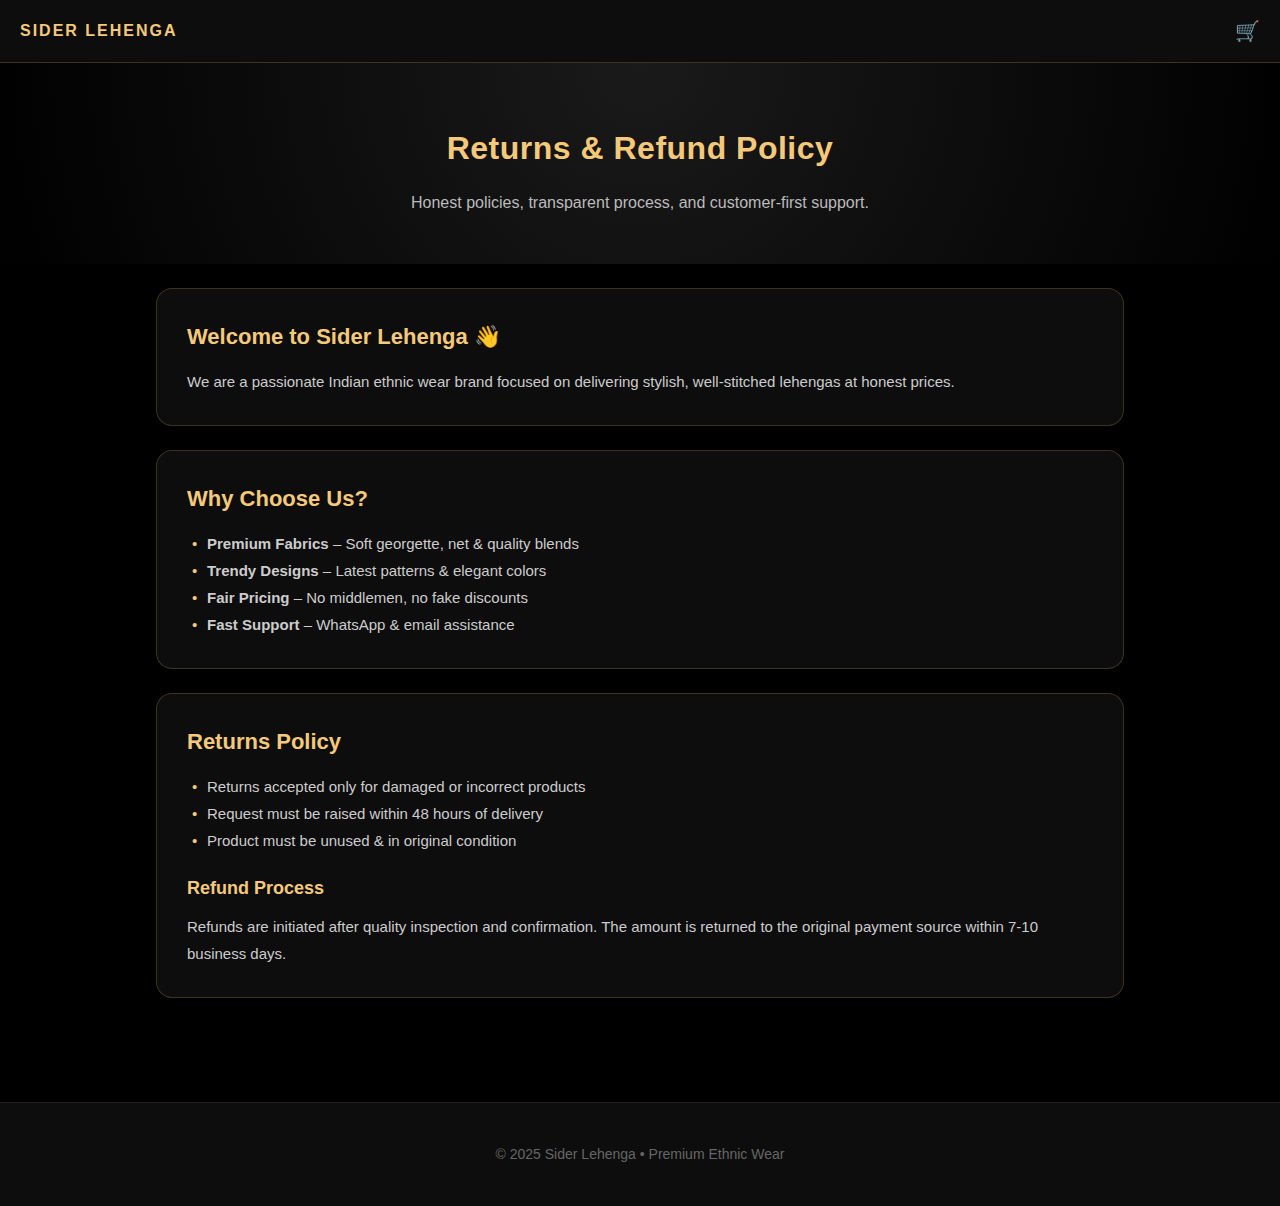
<file: public/returns-refund.html>
<!DOCTYPE html>
<html lang="en">
<head>
<meta charset="UTF-8">
<title>Returns & Refund Policy | Sider Lehenga</title>
<meta name="viewport" content="width=device-width, initial-scale=1.0">

<style>
/* ===== GLOBAL RESET & DARK THEME ===== */
* {
  margin: 0;
  padding: 0;
  box-sizing: border-box;
  font-family: 'Segoe UI', Roboto, Helvetica, Arial, sans-serif;
}

body {
  background-color: #000; /* Fixes the white background */
  color: #ccc;
  line-height: 1.6;
}

/* ===== HEADER & FOOTER ===== */
.header {
  display: flex;
  justify-content: space-between;
  align-items: center;
  padding: 15px 20px;
  background: #0d0d0d;
  border-bottom: 1px solid rgba(245, 201, 122, 0.2);
  position: sticky;
  top: 0;
  z-index: 100;
}

.logo {
  color: #f5c97a;
  font-weight: bold;
  letter-spacing: 2px;
  cursor: pointer;
}

.cart {
  font-size: 20px;
  cursor: pointer;
}

.footer {
  text-align: center;
  padding: 40px 20px;
  background: #0d0d0d;
  color: #666;
  font-size: 14px;
  border-top: 1px solid rgba(245, 201, 122, 0.1);
}

/* ===== PREMIUM STATIC PAGE ===== */

.static-hero{
  padding:60px 20px 48px;
  text-align:center;
  background:radial-gradient(circle at top,#1a1a1a,#000);
}

.static-hero h1{
  color:#f5c97a;
  font-size:32px;
  letter-spacing:.5px;
  animation:fadeUp .8s ease;
}

.static-hero p{
  color:#bbb;
  max-width:720px;
  margin:16px auto 0;
  line-height:1.6;
  animation:fadeUp 1s ease;
}

.static-container{
  max-width:1000px;
  margin:auto;
  padding:24px 16px 80px;
}

.info-box{
  background:#0d0d0d;
  border:1px solid rgba(245,201,122,.2);
  border-radius:16px;
  padding:30px;
  margin-bottom:24px;
  animation:fadeUp .6s ease;
  transition: transform 0.3s ease;
}

.info-box:hover {
  border-color: rgba(245,201,122,0.5);
}

.info-box h2{
  color:#f5c97a;
  margin-bottom:14px;
  font-size:22px;
}

.info-box h3{
  color:#f5c97a;
  margin-top:20px;
  margin-bottom:10px;
  font-size:18px;
}

.info-box p,
.info-box li{
  color:#ccc;
  line-height:1.8;
  font-size:15px;
}

.info-box ul{
  padding-left:20px;
  list-style-type: none;
}

.info-box ul li::before {
  content: "•";
  color: #f5c97a;
  display: inline-block; 
  width: 1em;
  margin-left: -1em;
}

@keyframes fadeUp{
  from{
    opacity:0;
    transform:translateY(14px);
  }
  to{
    opacity:1;
    transform:none;
  }
}
</style>
</head>

<body>

<header class="header">
  <div class="logo" onclick="location.href='index.html'">SIDER LEHENGA</div>
  <div class="cart" onclick="location.href='cart.html'">🛒</div>
</header>

<section class="static-hero">
  <h1>Returns & Refund Policy</h1>
  <p>
    Honest policies, transparent process, and customer-first support.
  </p>
</section>

<main class="static-container">

  <div class="info-box">
    <h2>Welcome to Sider Lehenga 👋</h2>
    <p>
      We are a passionate Indian ethnic wear brand focused on delivering
      stylish, well-stitched lehengas at honest prices.
    </p>
  </div>

  <div class="info-box">
    <h2>Why Choose Us?</h2>
    <ul>
      <li><strong>Premium Fabrics</strong> – Soft georgette, net & quality blends</li>
      <li><strong>Trendy Designs</strong> – Latest patterns & elegant colors</li>
      <li><strong>Fair Pricing</strong> – No middlemen, no fake discounts</li>
      <li><strong>Fast Support</strong> – WhatsApp & email assistance</li>
    </ul>
  </div>

  <div class="info-box">
    <h2>Returns Policy</h2>
    <ul>
      <li>Returns accepted only for damaged or incorrect products</li>
      <li>Request must be raised within 48 hours of delivery</li>
      <li>Product must be unused & in original condition</li>
    </ul>

    <h3>Refund Process</h3>
    <p>
      Refunds are initiated after quality inspection and confirmation.
      The amount is returned to the original payment source within 7-10 business days.
    </p>
  </div>

</main>

<footer class="footer">
  © 2025 Sider Lehenga • Premium Ethnic Wear
</footer>

</body>
</html>
</file>
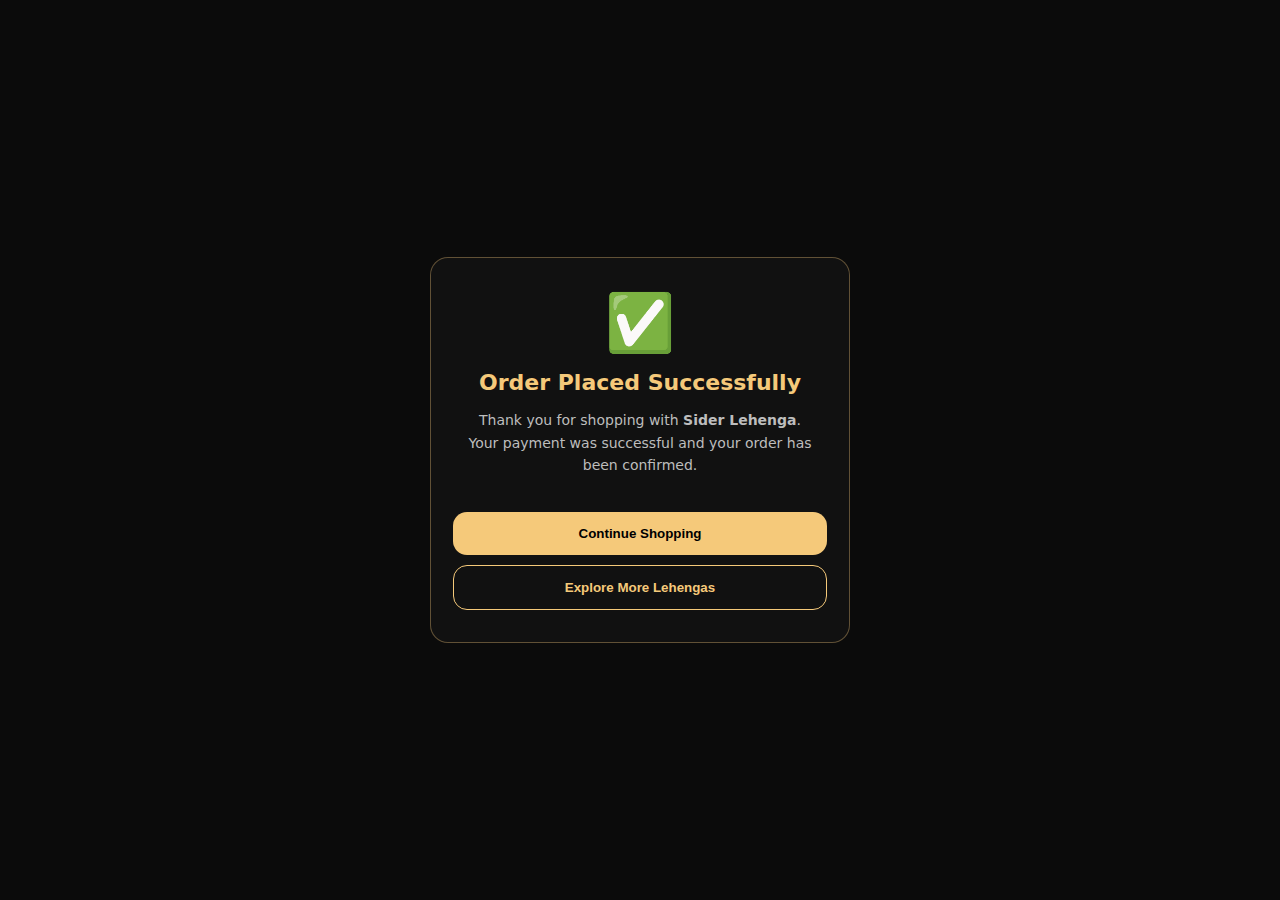
<file: public/success.html>
<!DOCTYPE html>
<html lang="en">
<head>
<meta charset="UTF-8">
<title>Order Successful | Sider Lehenga</title>
<meta name="viewport" content="width=device-width, initial-scale=1.0">

<style>
:root{
  --bg:#0b0b0b;
  --card:#111;
  --gold:#f5c97a;
  --gold-soft:rgba(245,201,122,.35);
  --text:#f5f5f5;
  --muted:#bdbdbd;
}

*{box-sizing:border-box}

body{
  margin:0;
  min-height:100vh;
  display:flex;
  align-items:center;
  justify-content:center;
  background:var(--bg);
  font-family:system-ui,sans-serif;
  color:var(--text);
}

.card{
  background:var(--card);
  border:1px solid var(--gold-soft);
  border-radius:18px;
  padding:32px 22px;
  text-align:center;
  max-width:420px;
  width:90%;
}

.icon{
  font-size:56px;
  margin-bottom:12px;
}

h1{
  font-size:22px;
  color:var(--gold);
  margin-bottom:10px;
}

p{
  font-size:14px;
  color:var(--muted);
  line-height:1.6;
}

.btn{
  margin-top:22px;
  padding:14px;
  width:100%;
  border-radius:14px;
  background:var(--gold);
  color:#000;
  font-weight:800;
  border:none;
  cursor:pointer;
}

.secondary{
  margin-top:10px;
  background:transparent;
  color:var(--gold);
  border:1px solid var(--gold);
}
</style>
</head>

<body>

<div class="card">
  <div class="icon">✅</div>
  <h1>Order Placed Successfully</h1>
  <p>
    Thank you for shopping with <strong>Sider Lehenga</strong>.<br>
    Your payment was successful and your order has been confirmed.
  </p>

  <button class="btn" onclick="location.href='index.html'">
    Continue Shopping
  </button>

  <button class="btn secondary" onclick="location.href='products.html'">
    Explore More Lehengas
  </button>
</div>

</body>
</html>
</file>
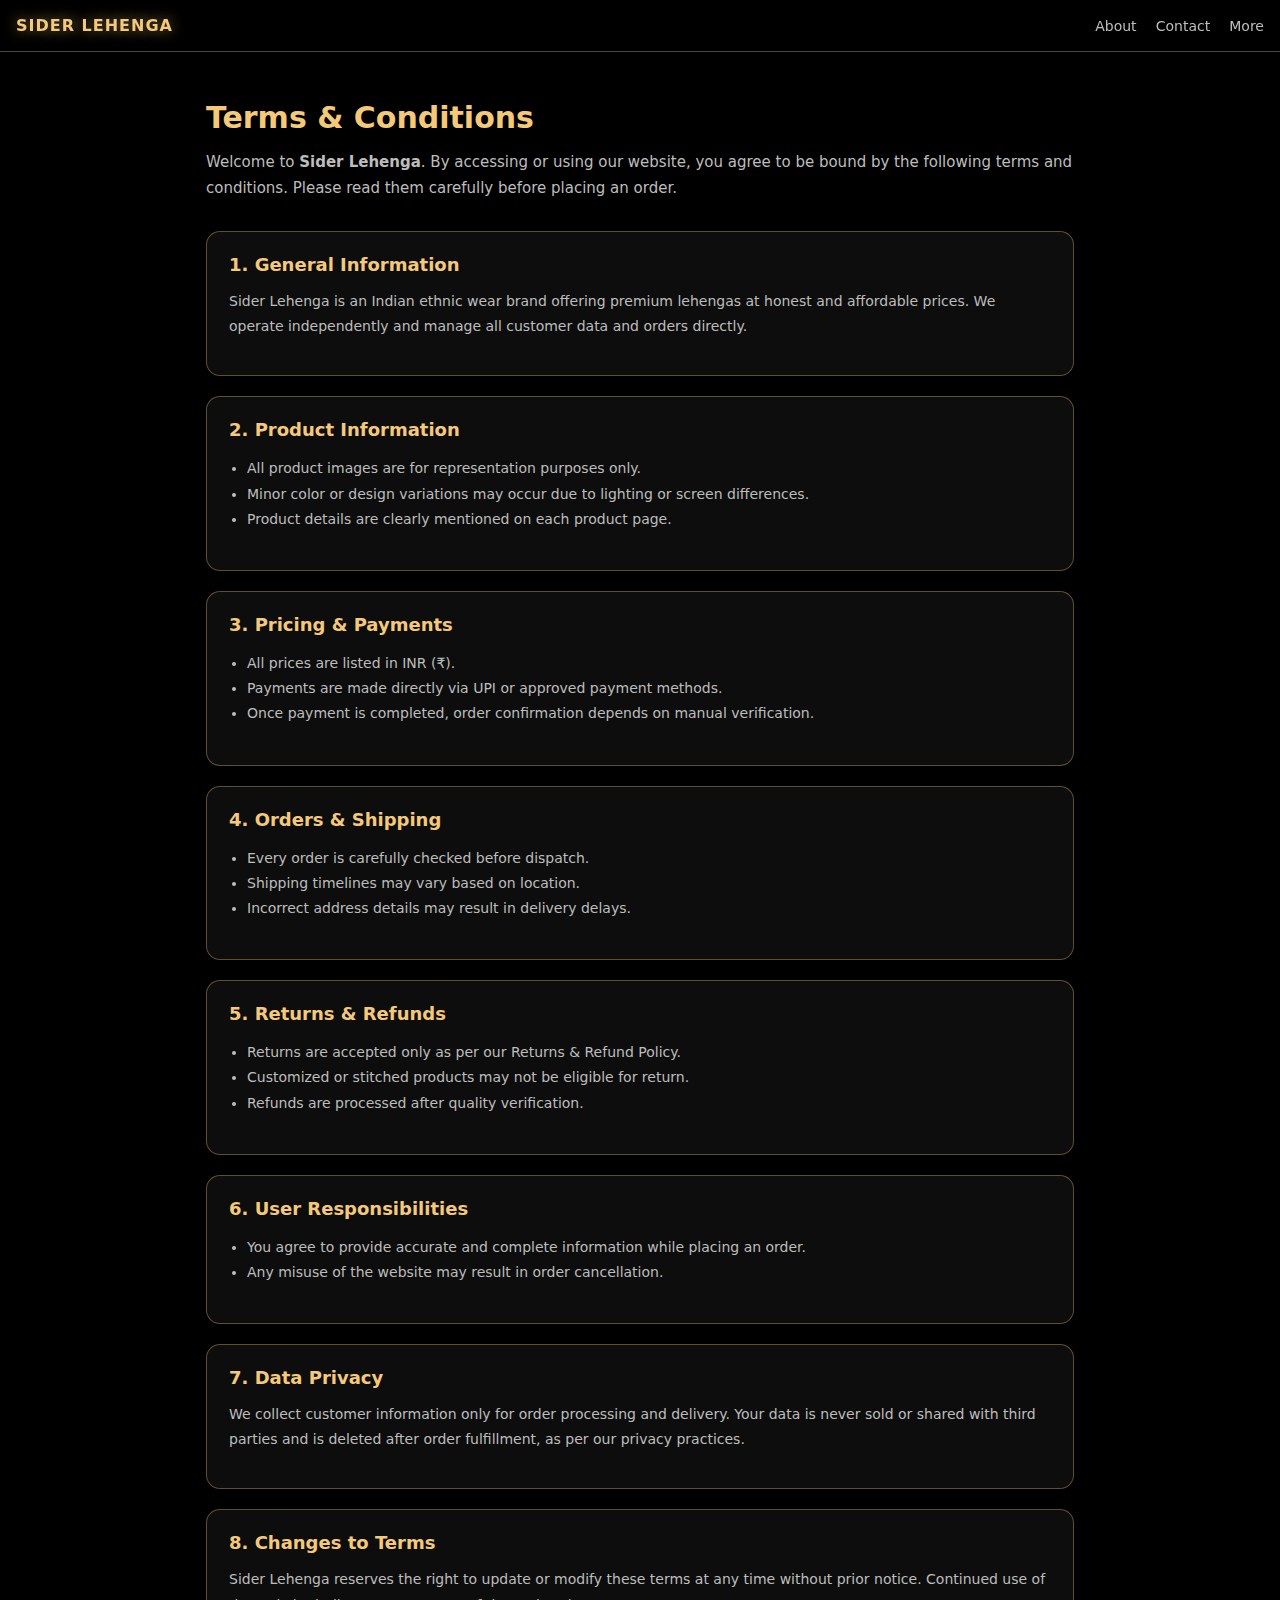
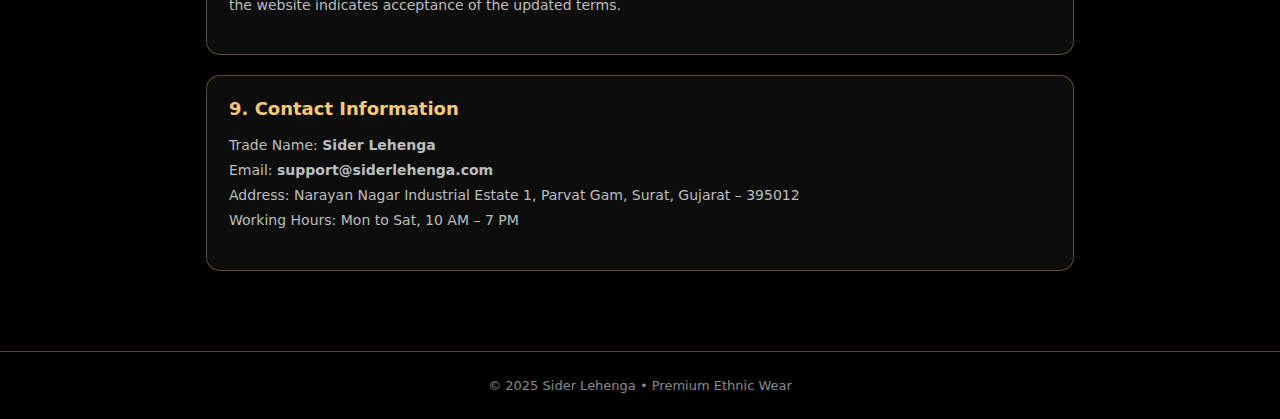
<file: public/terms.html>
<!DOCTYPE html>
<html lang="en">
<head>
<meta charset="UTF-8">
<title>Terms & Conditions | Sider Lehenga</title>
<meta name="viewport" content="width=device-width, initial-scale=1.0">

<style>
:root{
  --bg:#000;
  --card:#0d0d0d;
  --soft:#151515;
  --gold:#f5c97a;
  --gold-soft:rgba(245,201,122,.35);
  --gold-glow:rgba(245,201,122,.6);
  --text:#f5f5f5;
  --muted:#bdbdbd;
  --faint:#8a8a8a;
}

*{box-sizing:border-box}

body{
  margin:0;
  font-family:system-ui, -apple-system, sans-serif;
  background:var(--bg);
  color:var(--text);
}

/* ===== HEADER ===== */
header{
  position:sticky;
  top:0;
  z-index:10;
  background:#000;
  padding:16px;
  border-bottom:1px solid var(--gold-soft);
  display:flex;
  justify-content:space-between;
  align-items:center;
}

.logo{
  font-weight:800;
  letter-spacing:1px;
  color:var(--gold);
  text-shadow:0 0 14px var(--gold-glow);
  cursor:pointer;
}

.nav a{
  color:var(--muted);
  margin-left:14px;
  font-size:14px;
  text-decoration:none;
}

.nav a:hover{color:var(--gold)}

/* ===== PAGE ===== */
.container{
  max-width:900px;
  margin:auto;
  padding:28px 16px 60px;
}

h1{
  font-size:30px;
  margin-bottom:10px;
  color:var(--gold);
}

.intro{
  font-size:15px;
  color:var(--muted);
  line-height:1.7;
  margin-bottom:30px;
}

/* ===== SECTIONS ===== */
.section{
  background:var(--card);
  border:1px solid var(--gold-soft);
  border-radius:14px;
  padding:22px;
  margin-bottom:20px;
  animation:fadeUp .5s ease both;
}

.section h2{
  margin:0 0 10px;
  font-size:18px;
  color:var(--gold);
}

.section p, .section li{
  font-size:14px;
  color:var(--muted);
  line-height:1.8;
}

.section ul{
  padding-left:18px;
}

@keyframes fadeUp{
  from{opacity:0; transform:translateY(12px)}
  to{opacity:1; transform:translateY(0)}
}

/* ===== FOOTER ===== */
footer{
  border-top:1px solid var(--gold-soft);
  padding:26px 16px;
  text-align:center;
  font-size:13px;
  color:var(--faint);
}
</style>
</head>

<body>

<header>
  <div class="logo" onclick="location.href='index.html'">SIDER LEHENGA</div>
  <div class="nav">
    <a href="about.html">About</a>
    <a href="contact.html">Contact</a>
    <a href="returns-refund.html">More</a>
  </div>
</header>

<main class="container">

  <h1>Terms & Conditions</h1>
  <p class="intro">
    Welcome to <strong>Sider Lehenga</strong>. By accessing or using our website,
    you agree to be bound by the following terms and conditions.
    Please read them carefully before placing an order.
  </p>

  <div class="section">
    <h2>1. General Information</h2>
    <p>
      Sider Lehenga is an Indian ethnic wear brand offering premium lehengas
      at honest and affordable prices. We operate independently and manage
      all customer data and orders directly.
    </p>
  </div>

  <div class="section">
    <h2>2. Product Information</h2>
    <ul>
      <li>All product images are for representation purposes only.</li>
      <li>Minor color or design variations may occur due to lighting or screen differences.</li>
      <li>Product details are clearly mentioned on each product page.</li>
    </ul>
  </div>

  <div class="section">
    <h2>3. Pricing & Payments</h2>
    <ul>
      <li>All prices are listed in INR (₹).</li>
      <li>Payments are made directly via UPI or approved payment methods.</li>
      <li>Once payment is completed, order confirmation depends on manual verification.</li>
    </ul>
  </div>

  <div class="section">
    <h2>4. Orders & Shipping</h2>
    <ul>
      <li>Every order is carefully checked before dispatch.</li>
      <li>Shipping timelines may vary based on location.</li>
      <li>Incorrect address details may result in delivery delays.</li>
    </ul>
  </div>

  <div class="section">
    <h2>5. Returns & Refunds</h2>
    <ul>
      <li>Returns are accepted only as per our Returns & Refund Policy.</li>
      <li>Customized or stitched products may not be eligible for return.</li>
      <li>Refunds are processed after quality verification.</li>
    </ul>
  </div>

  <div class="section">
    <h2>6. User Responsibilities</h2>
    <ul>
      <li>You agree to provide accurate and complete information while placing an order.</li>
      <li>Any misuse of the website may result in order cancellation.</li>
    </ul>
  </div>

  <div class="section">
    <h2>7. Data Privacy</h2>
    <p>
      We collect customer information only for order processing and delivery.
      Your data is never sold or shared with third parties and is deleted
      after order fulfillment, as per our privacy practices.
    </p>
  </div>

  <div class="section">
    <h2>8. Changes to Terms</h2>
    <p>
      Sider Lehenga reserves the right to update or modify these terms
      at any time without prior notice. Continued use of the website
      indicates acceptance of the updated terms.
    </p>
  </div>

  <div class="section">
    <h2>9. Contact Information</h2>
    <p>
      Trade Name: <strong>Sider Lehenga</strong><br>
      Email: <strong>support@siderlehenga.com</strong><br>
      Address: Narayan Nagar Industrial Estate 1, Parvat Gam, Surat, Gujarat – 395012<br>
      Working Hours: Mon to Sat, 10 AM – 7 PM
    </p>
  </div>

</main>

<footer>
  © 2025 Sider Lehenga • Premium Ethnic Wear
</footer>

</body>
</html>
</file>
<file: admin/admin.css>
:root{
  --bg:#0b0b0b;
  --card:#141414;
  --gold:#f5c97a;
  --gold-soft:rgba(245,201,122,.25);
  --text:#f5f5f5;
  --muted:#9a9a9a;
}

*{box-sizing:border-box}

body{
  margin:0;
  font-family:system-ui,sans-serif;
  background:var(--bg);
  color:var(--text);
}

/* HEADER */
.admin-header{
  padding:16px 20px;
  display:flex;
  justify-content:space-between;
  align-items:center;
  background:#000;
  border-bottom:1px solid var(--gold-soft);
}

.brand{
  font-weight:800;
  color:var(--gold);
  letter-spacing:1px;
}

.admin-header button{
  background:none;
  border:1px solid var(--gold);
  color:var(--gold);
  padding:6px 14px;
  border-radius:8px;
  cursor:pointer;
}

/* LAYOUT */
.admin-container{
  max-width:1400px;
  margin:auto;
  padding:20px;
}

/* STATS */
.stats{
  display:grid;
  grid-template-columns:repeat(auto-fit,minmax(220px,1fr));
  gap:16px;
  margin-bottom:30px;
}

.stat-card{
  background:var(--card);
  border:1px solid var(--gold-soft);
  border-radius:14px;
  padding:18px;
  transition:.25s;
}

.stat-card:hover{
  box-shadow:0 0 20px rgba(245,201,122,.25);
}

.stat-card h3{
  font-size:14px;
  color:var(--muted);
}

.stat-card p{
  font-size:26px;
  margin-top:8px;
  color:var(--gold);
}

/* CHARTS */
.charts{
  display:grid;
  grid-template-columns:repeat(auto-fit,minmax(320px,1fr));
  gap:18px;
  margin-bottom:40px;
}

.chart-card{
  background:var(--card);
  border:1px solid var(--gold-soft);
  border-radius:16px;
  padding:16px;
}

/* ORDERS & PRODUCTS */
.orders-grid,
.products-grid{
  display:grid;
  grid-template-columns:repeat(auto-fit,minmax(280px,1fr));
  gap:16px;
}

.order-card,
.product-card{
  background:var(--card);
  border:1px solid var(--gold-soft);
  border-radius:14px;
  padding:14px;
}

.order-card p,
.product-card p{
  font-size:14px;
  margin:4px 0;
  color:var(--muted);
}

select{
  width:100%;
  margin-top:8px;
  padding:10px;
  border-radius:8px;
  background:#111;
  border:1px solid var(--gold-soft);
  color:var(--gold);
}

/* FOOTER */
.admin-footer{
  margin-top:40px;
  padding:16px;
  text-align:center;
  font-size:13px;
  color:var(--muted);
  border-top:1px solid var(--gold-soft);
}

/* LOGIN PAGE */
.auth-body{
  min-height:100vh;
  display:flex;
  justify-content:center;
  align-items:center;
  background:
    radial-gradient(circle at top, #1a1a1a, #000);
}

.login-wrapper{
  width:100%;
  padding:20px;
  display:flex;
  justify-content:center;
}

.login-card{
  width:100%;
  max-width:380px;
  background:rgba(20,20,20,.9);
  border:1px solid var(--gold-soft);
  border-radius:18px;
  padding:30px;
  backdrop-filter:blur(10px);
  box-shadow:0 0 40px rgba(245,201,122,.15);
  animation:fadeUp .5s ease;
}

@keyframes fadeUp{
  from{opacity:0;transform:translateY(20px)}
  to{opacity:1;transform:none}
}

.login-card h1{
  margin:0;
  font-size:22px;
  color:var(--gold);
}

.subtitle{
  font-size:13px;
  color:var(--muted);
  margin-bottom:20px;
}

.login-card input{
  width:100%;
  padding:12px;
  margin-bottom:12px;
  border-radius:10px;
  background:#111;
  border:1px solid var(--gold-soft);
  color:var(--text);
}

.login-card input:focus{
  outline:none;
  border-color:var(--gold);
}

.login-card button{
  width:100%;
  padding:12px;
  border-radius:12px;
  border:none;
  background:var(--gold);
  font-weight:700;
  cursor:pointer;
}

.login-card button:hover{
  filter:brightness(1.05);
}

.error{
  margin-top:10px;
  font-size:13px;
  color:#ff6b6b;
}
</file>
<file: public/css/style.css>
:root{
  --bg:#111;
  --card:#0d0d0d;
  --soft:#161616;
  --gold:#f5c97a;
  --gold-soft:rgba(245,201,122,.35);
  --text:#f5f5f5;
  --muted:#bdbdbd;
  --faint:#8a8a8a;
}

*{
  box-sizing:border-box;
  margin:0;
  padding:0;
}

body{
  font-family:system-ui, sans-serif;
  background:var(--bg);
  color:var(--text);
}

/* ===== HEADER ===== */
.header{
  position:sticky;
  top:0;
  z-index:10;
  background:#000;
  padding:14px 16px;
  border-bottom:1px solid var(--gold-soft);
  display:flex;
  align-items:center;
  justify-content:space-between;
}

.logo{
  font-weight:800;
  color:var(--gold);
}

.back{
  cursor:pointer;
  color:var(--gold);
  font-size:18px;
}

.spacer{
  width:24px;
}

/* ===== LAYOUT ===== */
.container{
  max-width:900px;
  margin:auto;
  padding:16px;
}

h1{
  font-size:18px;
  margin-bottom:14px;
}

/* ===== CART ITEM ===== */
.cart-item{
  display:flex;
  gap:12px;
  background:var(--card);
  border:1px solid var(--gold-soft);
  border-radius:12px;
  padding:10px;
  margin-bottom:12px;
}

.cart-item img{
  width:80px;
  height:110px;
  object-fit:cover;
  border-radius:8px;
}

.item-info{
  flex:1;
}

.item-title{
  font-size:14px;
  line-height:1.3;
}

.item-price{
  margin-top:4px;
  font-weight:700;
  color:var(--gold);
}

/* ===== QTY ===== */
.qty{
  display:flex;
  align-items:center;
  gap:10px;
  margin-top:8px;
}

.qty button{
  width:28px;
  height:28px;
  border-radius:50%;
  border:1px solid var(--gold);
  background:transparent;
  color:var(--gold);
  font-size:18px;
  cursor:pointer;
}

.remove{
  margin-top:6px;
  font-size:12px;
  color:#ff6b6b;
  cursor:pointer;
}

/* ===== SUMMARY ===== */
.summary{
  margin-top:24px;
  background:var(--card);
  border:1px solid var(--gold-soft);
  border-radius:12px;
  padding:16px;
}

.row{
  display:flex;
  justify-content:space-between;
  margin-bottom:10px;
  font-size:14px;
}

.total{
  font-size:16px;
  font-weight:800;
  color:var(--gold);
}

.checkout-btn{
  width:100%;
  margin-top:14px;
  padding:14px;
  border:none;
  border-radius:10px;
  background:var(--gold);
  font-weight:700;
  cursor:pointer;
}

/* ===== EMPTY ===== */
.empty{
  text-align:center;
  padding:60px 10px;
  color:var(--muted);
}

.empty button{
  margin-top:14px;
  padding:12px 18px;
  border-radius:10px;
  border:1px solid var(--gold);
  background:transparent;
  color:var(--gold);
  cursor:pointer;
}

/* ===== FOOTER ===== */
.footer{
  margin-top:40px;
  padding:24px 16px;
  border-top:1px solid var(--gold-soft);
  text-align:center;
  font-size:13px;
  color:var(--faint);
}

.hidden{
  display:none;
}

/* ===== HEADER ===== */
.header{
  position:sticky;
  top:0;
  z-index:20;
  background:#000;
  padding:14px 16px;
  display:flex;
  justify-content:space-between;
  align-items:center;
  border-bottom:1px solid rgba(245,201,122,.35);
}

.logo{
  color:#f5c97a;
  font-weight:800;
  letter-spacing:1px;
}

.header-right{
  display:flex;
  gap:16px;
}

.cart,.menu{
  color:#f5c97a;
  font-size:18px;
  cursor:pointer;
}

/* ===== MENU ===== */
.nav-menu{
  background:#000;
  border-bottom:1px solid rgba(245,201,122,.35);
}

.nav-menu div{
  padding:14px 16px;
  border-top:1px solid #222;
}

.hidden{display:none}

/* ===== HERO ===== */
.hero{
  position:relative;
  height:75vh;
  overflow:hidden;
}

.hero video{
  width:100%;
  height:100%;
  object-fit:cover;
}

.hero-overlay{
  position:absolute;
  inset:0;
  background:rgba(0,0,0,.45);
  display:flex;
  flex-direction:column;
  justify-content:center;
  align-items:center;
  text-align:center;
}

.hero-overlay h1{
  color:#f5c97a;
  font-size:28px;
}

.hero-overlay p{
  color:#fff;
  margin:8px 0 16px;
}

.hero-overlay button{
  padding:14px 22px;
  background:#f5c97a;
  border:none;
  border-radius:10px;
  font-weight:700;
}

/* ===== SECTIONS ===== */
.section{
  padding:20px 16px;
}

.section h2{
  margin-bottom:12px;
  font-size:18px;
}

/* ===== HORIZONTAL ===== */
.horizontal-scroll{
  display:flex;
  gap:12px;
  overflow-x:auto;
}

.h-card{
  min-width:160px;
  background:#0d0d0d;
  border-radius:12px;
  border:1px solid rgba(245,201,122,.35);
  padding:8px;
}

.h-card img{
  width:100%;
  aspect-ratio:3/4;
  object-fit:cover;
  border-radius:8px;
}

.h-title{
  font-size:13px;
  margin-top:6px;
}

.h-price{
  color:#f5c97a;
  font-weight:700;
}

/* ===== VERTICAL ===== */
.vertical-list{
  display:flex;
  flex-direction:column;
  gap:12px;
}

.v-card{
  display:flex;
  gap:12px;
  background:#0d0d0d;
  border-radius:12px;
  border:1px solid rgba(245,201,122,.35);
  padding:8px;
}

.v-card img{
  width:90px;
  height:120px;
  object-fit:cover;
  border-radius:8px;
}

.v-title{
  font-size:14px;
}

.v-price{
  color:#f5c97a;
  font-weight:700;
  margin-top:4px;
}

/* ===== FOOTER ===== */
.footer{
  padding:24px 16px;
  border-top:1px solid rgba(245,201,122,.35);
  text-align:center;
  font-size:13px;
  color:#aaa;
}

/* ===== BUTTON ===== */
.explore-all{
  width:100%;
  margin-top:16px;
  padding:14px;
  background:transparent;
  border:1px solid #f5c97a;
  color:#f5c97a;
  border-radius:10px;
}

:root{
  --bg-main:#111111;
  --bg-card:#0d0d0d;
  --bg-soft:#161616;
  --gold-main:#f5c97a;
  --gold-soft:rgba(245,201,122,.3);
  --gold-glow:rgba(245,201,122,.6);
  --text-main:#f5f5f5;
  --text-muted:#bdbdbd;
  --text-faint:#8a8a8a;
}

*{box-sizing:border-box;margin:0;padding:0}

body{
  font-family:system-ui,-apple-system,BlinkMacSystemFont,sans-serif;
  background:var(--bg-main);
  color:var(--text-main);
  line-height:1.5;
}

/* HEADER */
header{
  position:sticky;
  top:0;
  z-index:20;
  background:#000;
  padding:14px 16px;
  border-bottom:1px solid var(--gold-soft);
  display:flex;
  justify-content:space-between;
  align-items:center;
}

.logo{
  color:var(--gold-main);
  font-weight:800;
  font-size:16px;
  letter-spacing:1px;
  text-shadow:0 0 12px var(--gold-glow);
  cursor:pointer;
}

.header-right{
  display:flex;
  gap:18px;
  align-items:center;
}

.cart-btn, .menu-btn{
  font-size:18px;
  color:var(--gold-main);
  cursor:pointer;
  transition:0.3s;
}

.cart-btn:hover, .menu-btn:hover{
  transform:scale(1.1);
}

/* MENU */
#menu{
  display:none;
  background:#000;
  border-bottom:1px solid var(--gold-soft);
}

#menu div{
  padding:14px 16px;
  border-top:1px solid rgba(255,255,255,0.05);
  cursor:pointer;
  transition:0.2s;
}

#menu div:hover{
  background:var(--bg-soft);
  color:var(--gold-main);
}

/* CONTAINER */
.container{
  max-width:1200px;
  margin:auto;
  padding:16px;
}

.page-title{
  font-size:22px;
  margin-bottom:16px;
  font-weight:700;
}

/* CONTROLS */
.controls{
  display:flex;
  gap:10px;
  margin-bottom:20px;
}

.controls input, .controls select{
  flex:1;
  padding:12px 14px;
  border-radius:8px;
  background:var(--bg-soft);
  border:1px solid var(--gold-soft);
  color:var(--text-main);
  font-size:14px;
  outline:none;
  transition:0.3s;
}

.controls input:focus, .controls select:focus{
  border-color:var(--gold-main);
  box-shadow:0 0 8px var(--gold-glow);
}

/* GRID */
.grid{
  display:grid;
  grid-template-columns:repeat(2,1fr);
  gap:14px;
  margin-bottom:30px;
}

@media(min-width:768px){
  .grid{
    grid-template-columns:repeat(3,1fr);
    gap:18px;
  }
}

@media(min-width:1024px){
  .grid{
    grid-template-columns:repeat(4,1fr);
  }
}

/* CARD WITH IMAGE SLIDER */
.card{
  background:var(--bg-card);
  border:1px solid var(--gold-soft);
  border-radius:12px;
  overflow:hidden;
  transition:transform .25s ease, box-shadow .25s ease;
}

.card:hover{
  transform:translateY(-4px);
  box-shadow:0 8px 24px rgba(245,201,122,.25);
}

.img-slider-wrapper{
  position:relative;
  overflow:hidden;
  width:100%;
  aspect-ratio:3/4;
  background:var(--bg-soft);
}

.img-slider{
  display:flex;
  transition:transform 0.3s ease;
  height:100%;
  touch-action:pan-y pinch-zoom;
}

.img-slider img{
  width:100%;
  height:100%;
  flex-shrink:0;
  object-fit:cover;
  cursor:pointer;
  user-select:none;
}

.slider-dots{
  position:absolute;
  bottom:10px;
  left:50%;
  transform:translateX(-50%);
  display:flex;
  gap:6px;
  z-index:2;
  background:rgba(0,0,0,0.5);
  padding:4px 8px;
  border-radius:12px;
  backdrop-filter:blur(4px);
}

.dot{
  width:6px;
  height:6px;
  border-radius:50%;
  background:rgba(255,255,255,0.4);
  transition:all 0.3s ease;
}

.dot.active{
  background:var(--gold-main);
  width:18px;
  border-radius:3px;
  box-shadow:0 0 8px var(--gold-glow);
}

.card-body{
  padding:12px;
  cursor:pointer;
}

.card-title{
  font-size:13px;
  line-height:1.4;
  height:36px;
  overflow:hidden;
  margin-bottom:8px;
  font-weight:500;
}

.price-row{
  display:flex;
  align-items:center;
  gap:8px;
}

.price{
  font-weight:700;
  font-size:16px;
  color:var(--gold-main);
}

.compare{
  font-size:12px;
  color:var(--text-faint);
  text-decoration:line-through;
}

.discount-badge{
  margin-left:auto;
  background:linear-gradient(135deg,#667eea,#764ba2);
  color:#fff;
  font-size:10px;
  padding:3px 6px;
  border-radius:4px;
  font-weight:700;
}

/* LIGHTBOX */
.lightbox{
  display:none;
  position:fixed;
  top:0;
  left:0;
  width:100%;
  height:100%;
  background:rgba(0,0,0,0.96);
  z-index:999;
  justify-content:center;
  align-items:center;
  animation:fadeIn 0.2s ease;
}

@keyframes fadeIn{
  from{opacity:0}
  to{opacity:1}
}

.lightbox.active{
  display:flex;
}

.lightbox-content{
  position:relative;
  max-width:90%;
  max-height:90%;
  animation:zoomIn 0.3s ease;
}

@keyframes zoomIn{
  from{transform:scale(0.8);opacity:0}
  to{transform:scale(1);opacity:1}
}

.lightbox-content img{
  max-width:100%;
  max-height:90vh;
  object-fit:contain;
  border-radius:8px;
}

.lightbox-close{
  position:absolute;
  top:20px;
  right:20px;
  font-size:36px;
  color:var(--gold-main);
  cursor:pointer;
  z-index:1000;
  width:45px;
  height:45px;
  display:flex;
  align-items:center;
  justify-content:center;
  background:rgba(0,0,0,0.7);
  border-radius:50%;
  transition:0.3s;
}

.lightbox-close:hover{
  background:var(--gold-main);
  color:#000;
  transform:rotate(90deg);
}

.lightbox-nav{
  position:absolute;
  top:50%;
  transform:translateY(-50%);
  font-size:48px;
  color:var(--gold-main);
  cursor:pointer;
  padding:15px 20px;
  user-select:none;
  background:rgba(0,0,0,0.6);
  border-radius:8px;
  transition:0.3s;
}

.lightbox-nav:hover{
  background:var(--gold-main);
  color:#000;
}

.lightbox-prev{left:20px}
.lightbox-next{right:20px}

.lightbox-counter{
  position:absolute;
  bottom:20px;
  left:50%;
  transform:translateX(-50%);
  background:rgba(0,0,0,0.7);
  color:var(--gold-main);
  padding:8px 16px;
  border-radius:20px;
  font-size:14px;
  backdrop-filter:blur(4px);
}

/* FEATURED SECTION */
.section-title{
  margin:40px 0 16px;
  font-size:18px;
  font-weight:700;
  color:var(--gold-main);
}

.horizontal-scroll{
  display:flex;
  gap:12px;
  overflow-x:auto;
  padding-bottom:12px;
  scroll-behavior:smooth;
}

.horizontal-scroll::-webkit-scrollbar{
  height:6px;
}

.horizontal-scroll::-webkit-scrollbar-track{
  background:var(--bg-soft);
  border-radius:3px;
}

.horizontal-scroll::-webkit-scrollbar-thumb{
  background:var(--gold-soft);
  border-radius:3px;
}

.horizontal-scroll::-webkit-scrollbar-thumb:hover{
  background:var(--gold-main);
}

.mini-card{
  min-width:150px;
  max-width:150px;
  background:var(--bg-card);
  border:1px solid var(--gold-soft);
  border-radius:10px;
  overflow:hidden;
  transition:0.3s ease;
  cursor:pointer;
}

.mini-card:hover{
  transform:scale(1.05);
  box-shadow:0 6px 20px rgba(245,201,122,.35);
}

.mini-card img{
  width:100%;
  aspect-ratio:3/4;
  object-fit:cover;
}

.mini-card div{
  padding:8px;
  font-size:12px;
  line-height:1.3;
  height:40px;
  overflow:hidden;
}

/* EXPLORE MORE */
.explore-more{
  margin-top:20px;
  text-align:center;
}

.explore-more button{
  background:var(--gold-main);
  color:#000;
  border:none;
  padding:14px 28px;
  border-radius:8px;
  font-weight:700;
  font-size:15px;
  cursor:pointer;
  transition:0.3s;
  box-shadow:0 4px 12px var(--gold-glow);
}

.explore-more button:hover{
  transform:translateY(-2px);
  box-shadow:0 6px 20px var(--gold-glow);
}

/* FOOTER */
footer{
  margin-top:60px;
  padding:30px 16px;
  border-top:1px solid var(--gold-soft);
  text-align:center;
  font-size:13px;
  color:var(--text-faint);
  background:var(--bg-card);
}

.footer-content{
  max-width:1200px;
  margin:auto;
}

.footer-links{
  display:flex;
  justify-content:center;
  gap:20px;
  margin-bottom:15px;
  flex-wrap:wrap;
}

.footer-links a{
  color:var(--text-muted);
  text-decoration:none;
  transition:0.3s;
}

.footer-links a:hover{
  color:var(--gold-main);
}

/* LOADING SPINNER */
.loading{
  text-align:center;
  padding:40px;
  color:var(--gold-main);
  font-size:16px;
}

.spinner{
  width:40px;
  height:40px;
  border:4px solid var(--gold-soft);
  border-top-color:var(--gold-main);
  border-radius:50%;
  animation:spin 1s linear infinite;
  margin:20px auto;
}

@keyframes spin{
  to{transform:rotate(360deg)}
}

/* EMPTY STATE */
.empty-state{
  text-align:center;
  padding:60px 20px;
  color:var(--text-muted);
}

.empty-state-icon{
  font-size:60px;
  margin-bottom:20px;
  opacity:0.5;
}

/* ===== OWNER GLASS CARD ===== */
.owner-section{
  display:flex;
  justify-content:center;
  padding:60px 16px;
  background:
    radial-gradient(60% 40% at center, #1a1a1a, #000 70%);
}

.owner-card{
  position:relative;
  width:340px;
  padding:26px;
  border-radius:22px;
  background:
    linear-gradient(145deg,
      rgba(20,20,20,.9),
      rgba(5,5,5,.95)
    );
  border:1px solid rgba(212,175,55,.35);
  backdrop-filter: blur(14px);
  -webkit-backdrop-filter: blur(14px);

  box-shadow:
    0 30px 80px rgba(0,0,0,.85),
    inset 0 0 40px rgba(255,215,100,.05);

  transition:transform .25s ease;
  transform-style:preserve-3d;
  cursor:pointer;
}

/* Gold glow edge */
.owner-card::before{
  content:"";
  position:absolute;
  inset:0;
  border-radius:22px;
  box-shadow:0 0 35px rgba(212,175,55,.35);
  opacity:.6;
  pointer-events:none;
}

/* LOGO */
.owner-logo{
  display:flex;
  justify-content:center;
  margin-bottom:18px;
}

.owner-logo img{
  width:90px;
  filter:drop-shadow(0 0 12px rgba(212,175,55,.6));
}

/* TEXT */
.owner-info h2{
  margin:0;
  font-size:20px;
  text-align:center;
  letter-spacing:.5px;
  color:#f5d27a;
}

.owner-info .role{
  margin:6px 0 4px;
  text-align:center;
  font-size:13px;
  color:#d0b36a;
}

.owner-info .email{
  text-align:center;
  font-size:12px;
  color:#bdbdbd;
  word-break:break-all;
}

/* GOLD LINE */
.gold-line{
  margin-top:18px;
  height:1px;
  background:linear-gradient(
    90deg,
    transparent,
    #d4af37,
    transparent
  );
}

/* FLOAT ANIMATION */
@keyframes floatLuxury{
  0%{transform:translateY(0)}
  50%{transform:translateY(-6px)}
  100%{transform:translateY(0)}
}

.owner-card{
  animation:floatLuxury 6s ease-in-out infinite;
}
</file>
